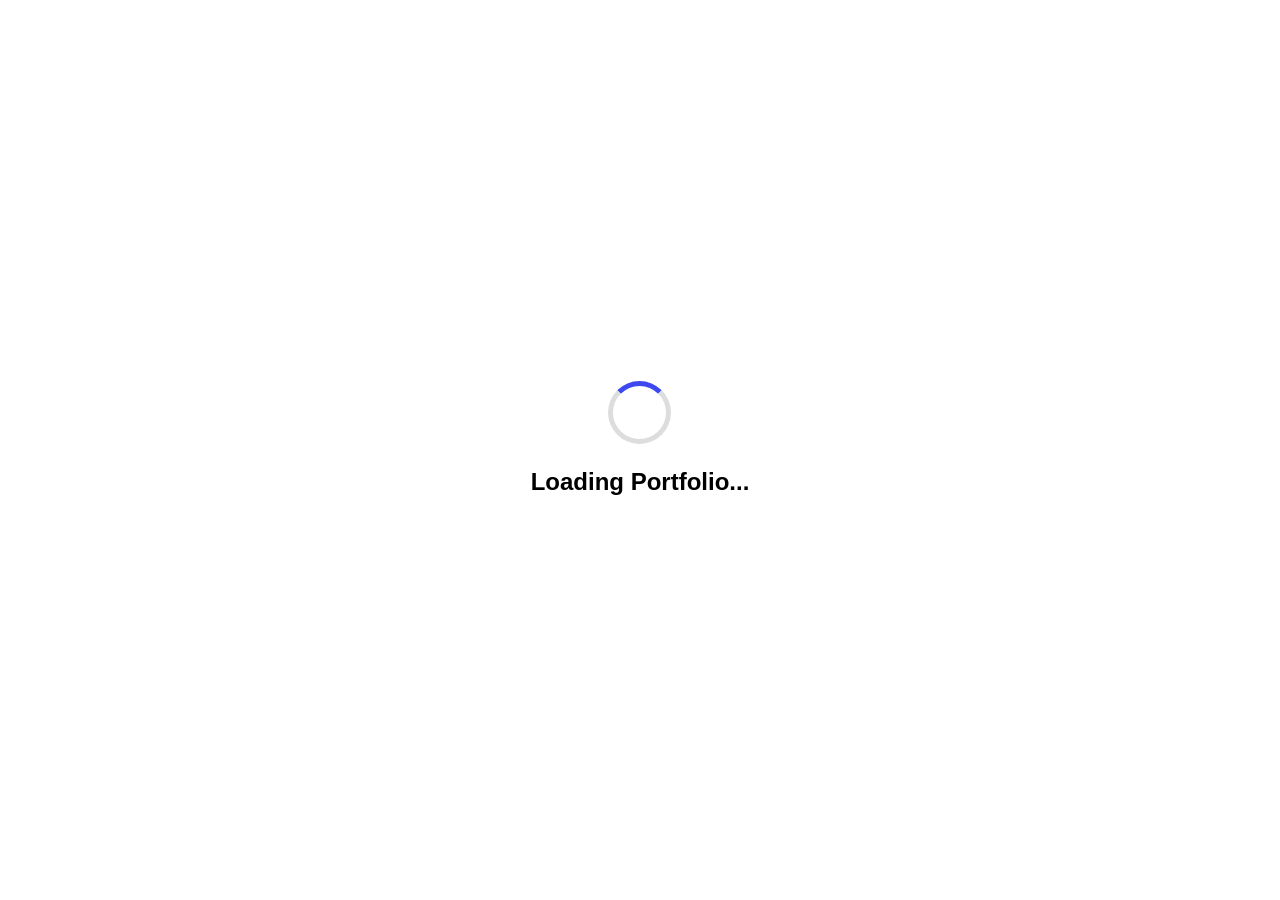
<file: index.html>
<!DOCTYPE html>
<html lang="en">
<head>
  <meta charset="UTF-8">
  <meta name="viewport" content="width=device-width, initial-scale=1.0">
  <title>Document</title>
  <link rel="stylesheet" href="css/loader.css">
</head>
<body>
<!-- Loading Screen -->
<div id="loader">
    <div class="loader-content">
        <div class="spinner"></div>
        <p>Loading Portfolio...</p>
    </div>
</div>
<script>
    
    window.addEventListener("load", function () {
        setTimeout(function () {
            document.getElementById("loader").classList.add("hidden");
        }, 6000);
    });

    document.addEventListener("DOMContentLoaded", function () {

    // Wait 8 seconds before redirecting
    setTimeout(function () {
        window.location.href = "indexpage.html";
    }, 8000);

});
</script>
</html>
</file>
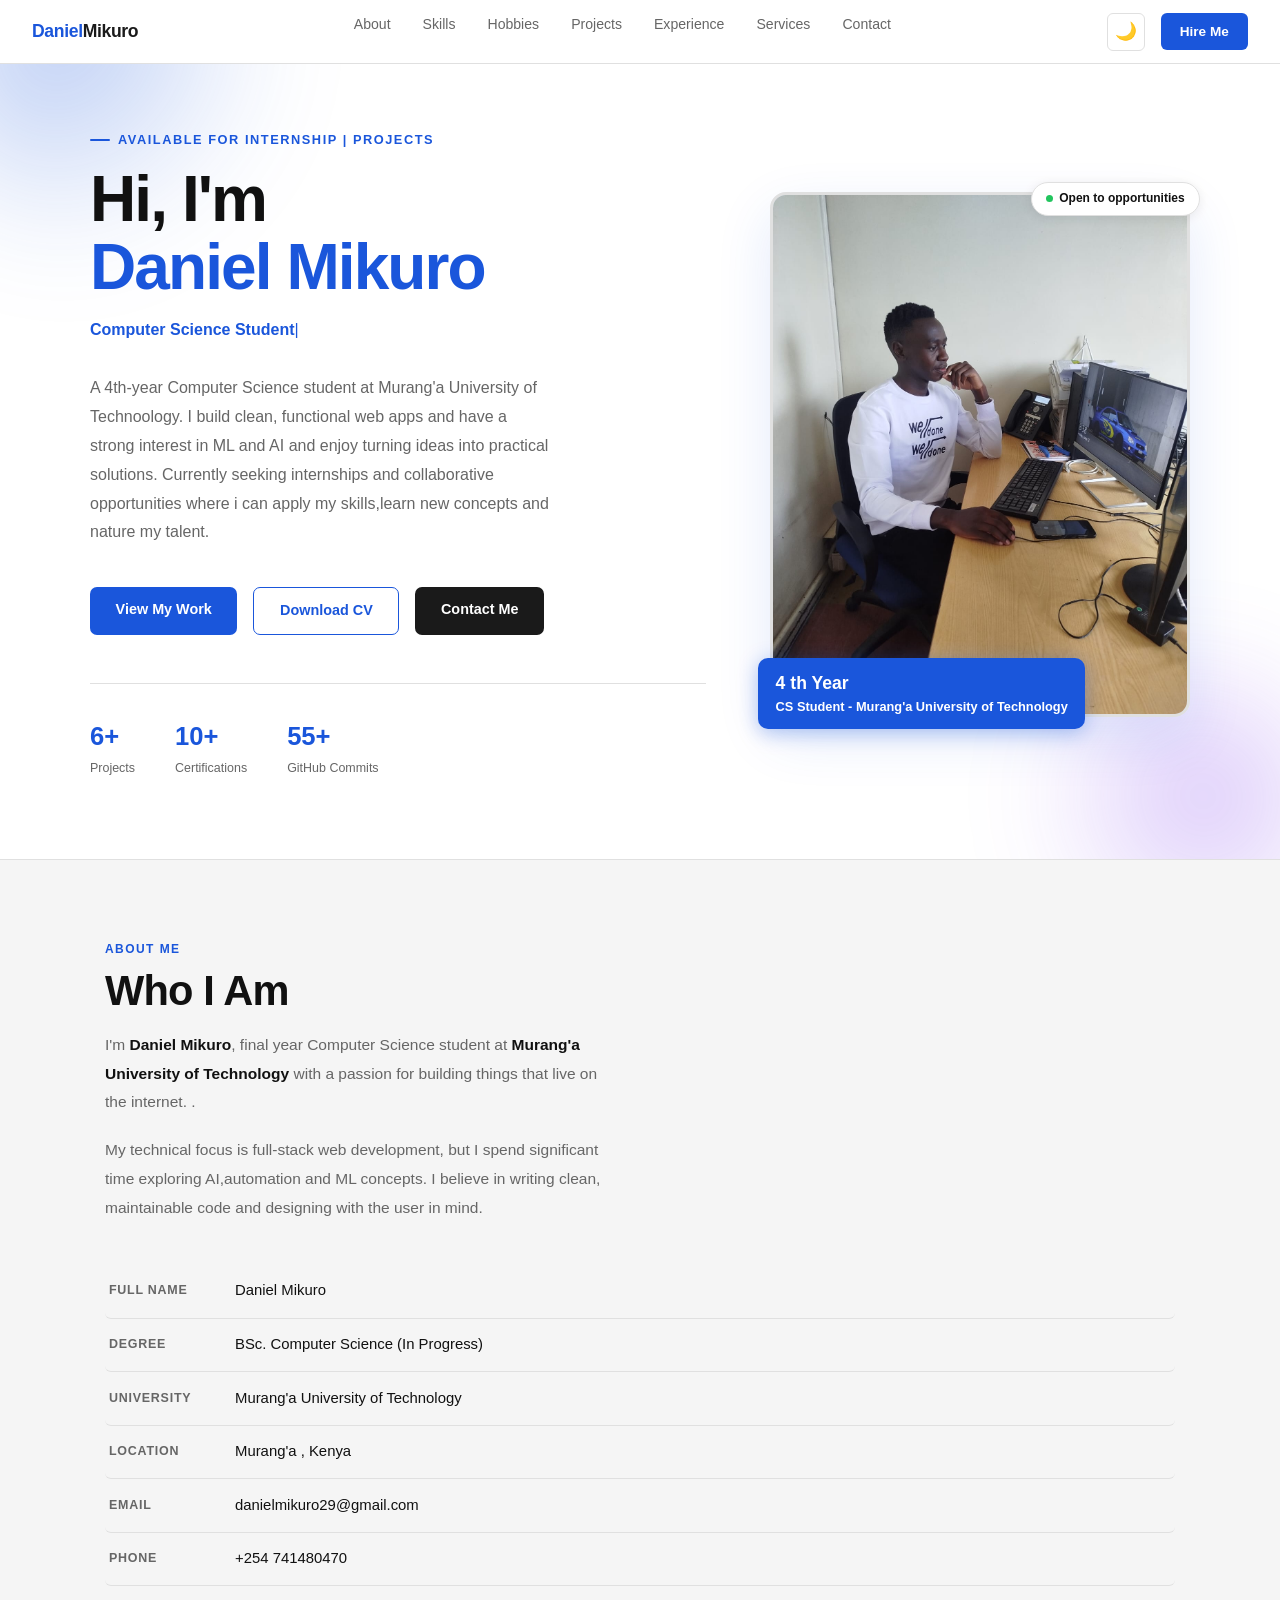
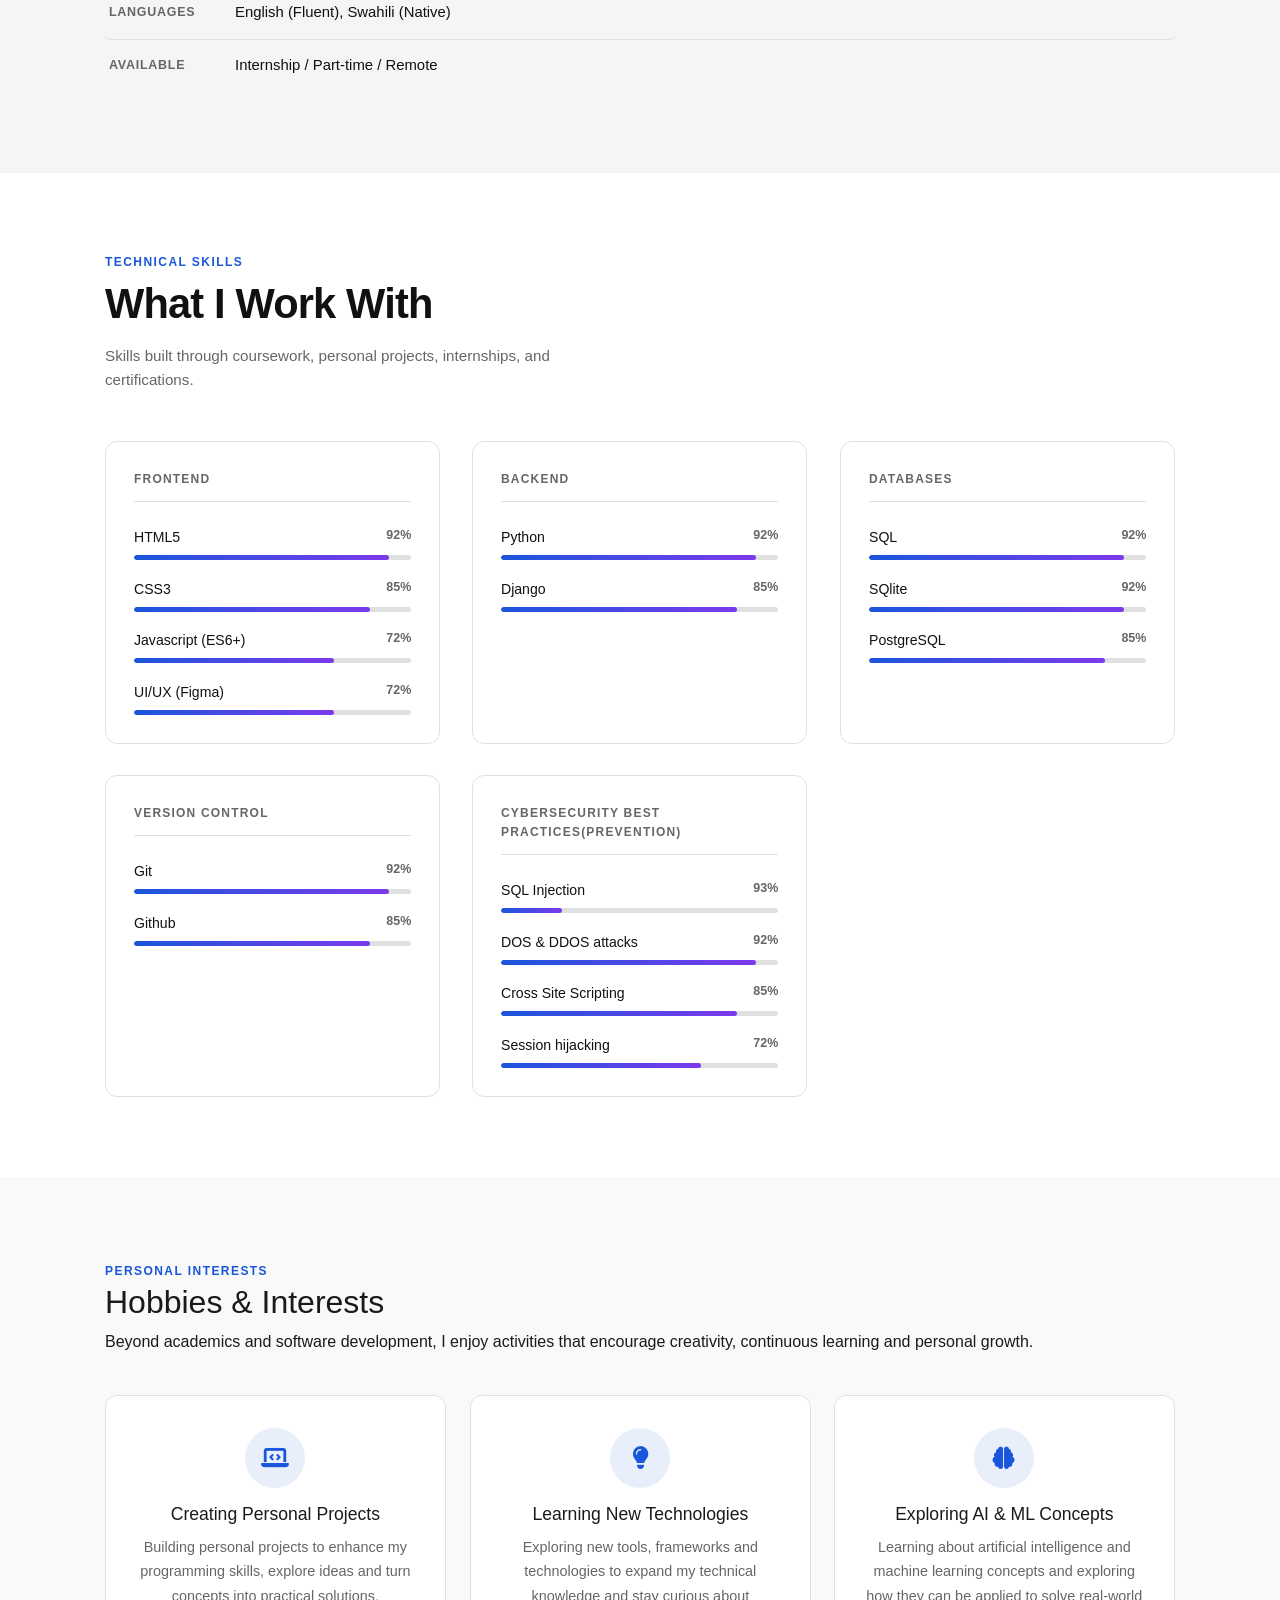
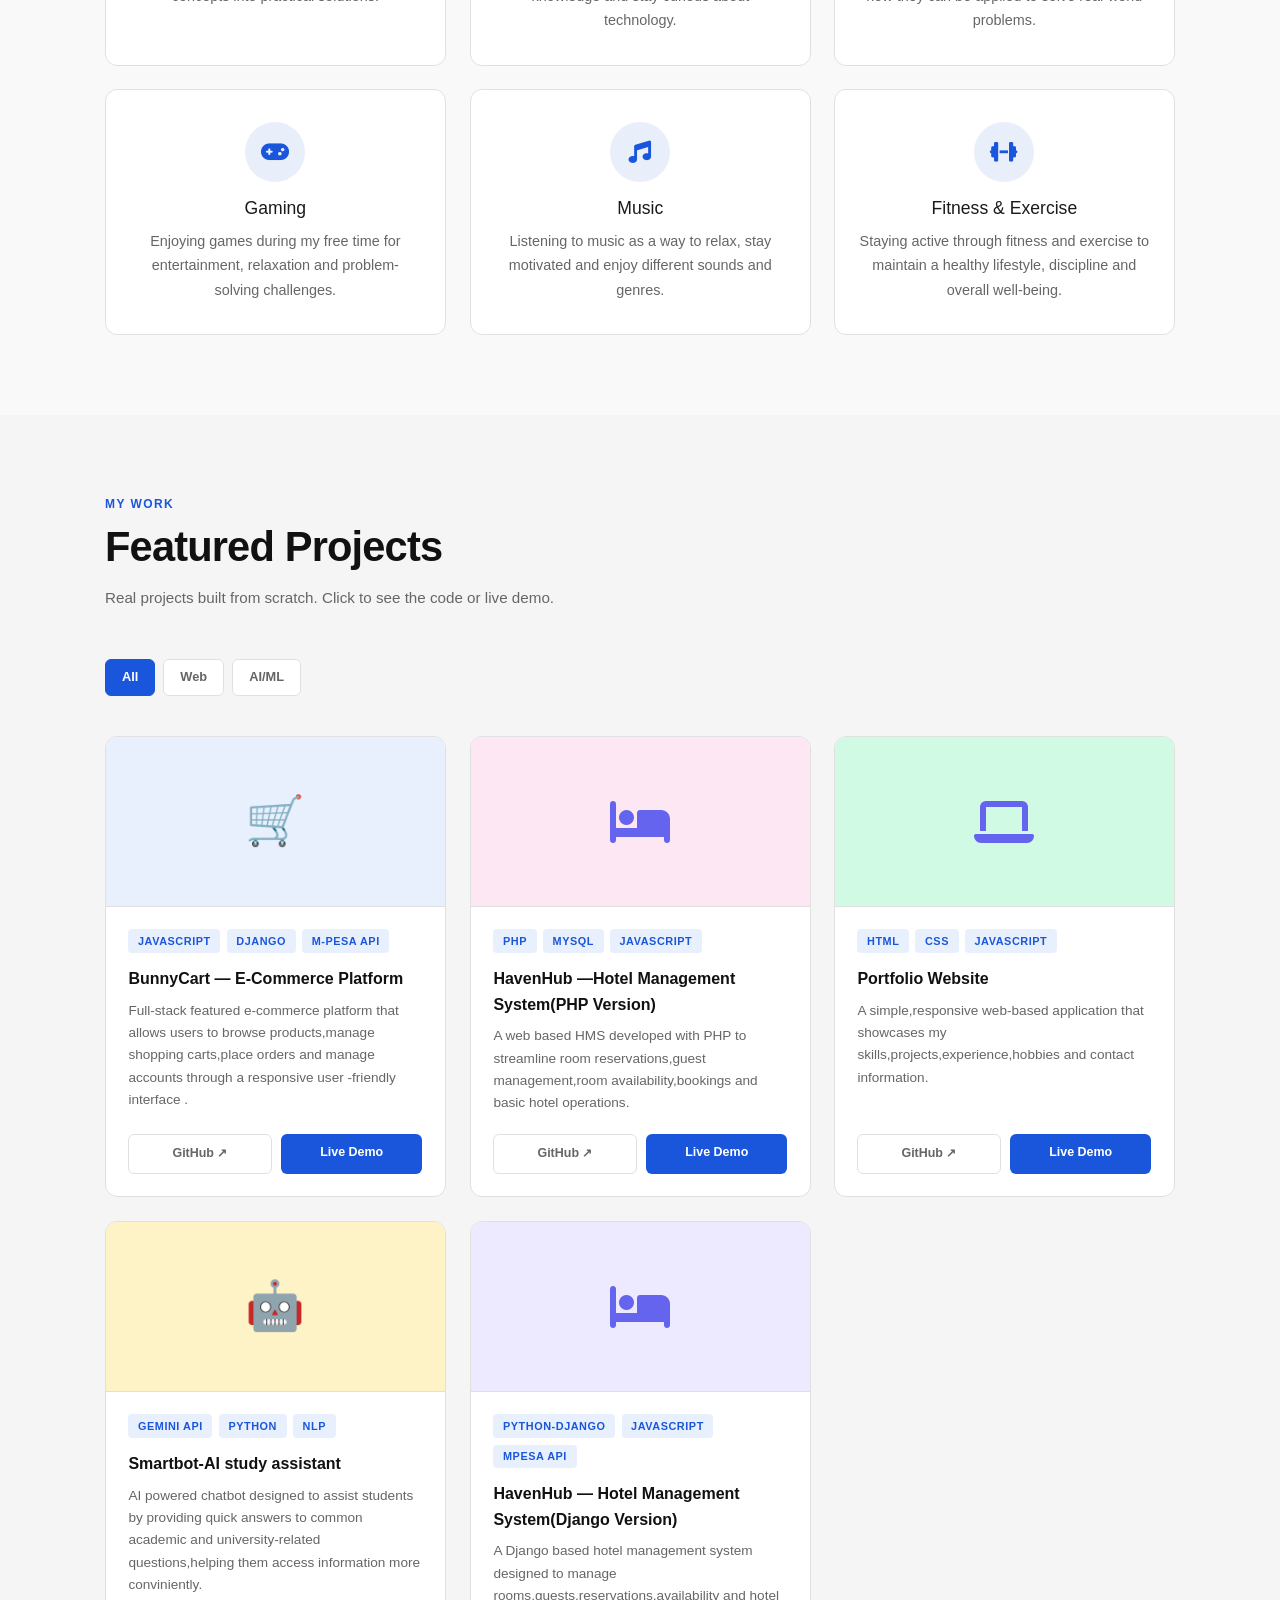
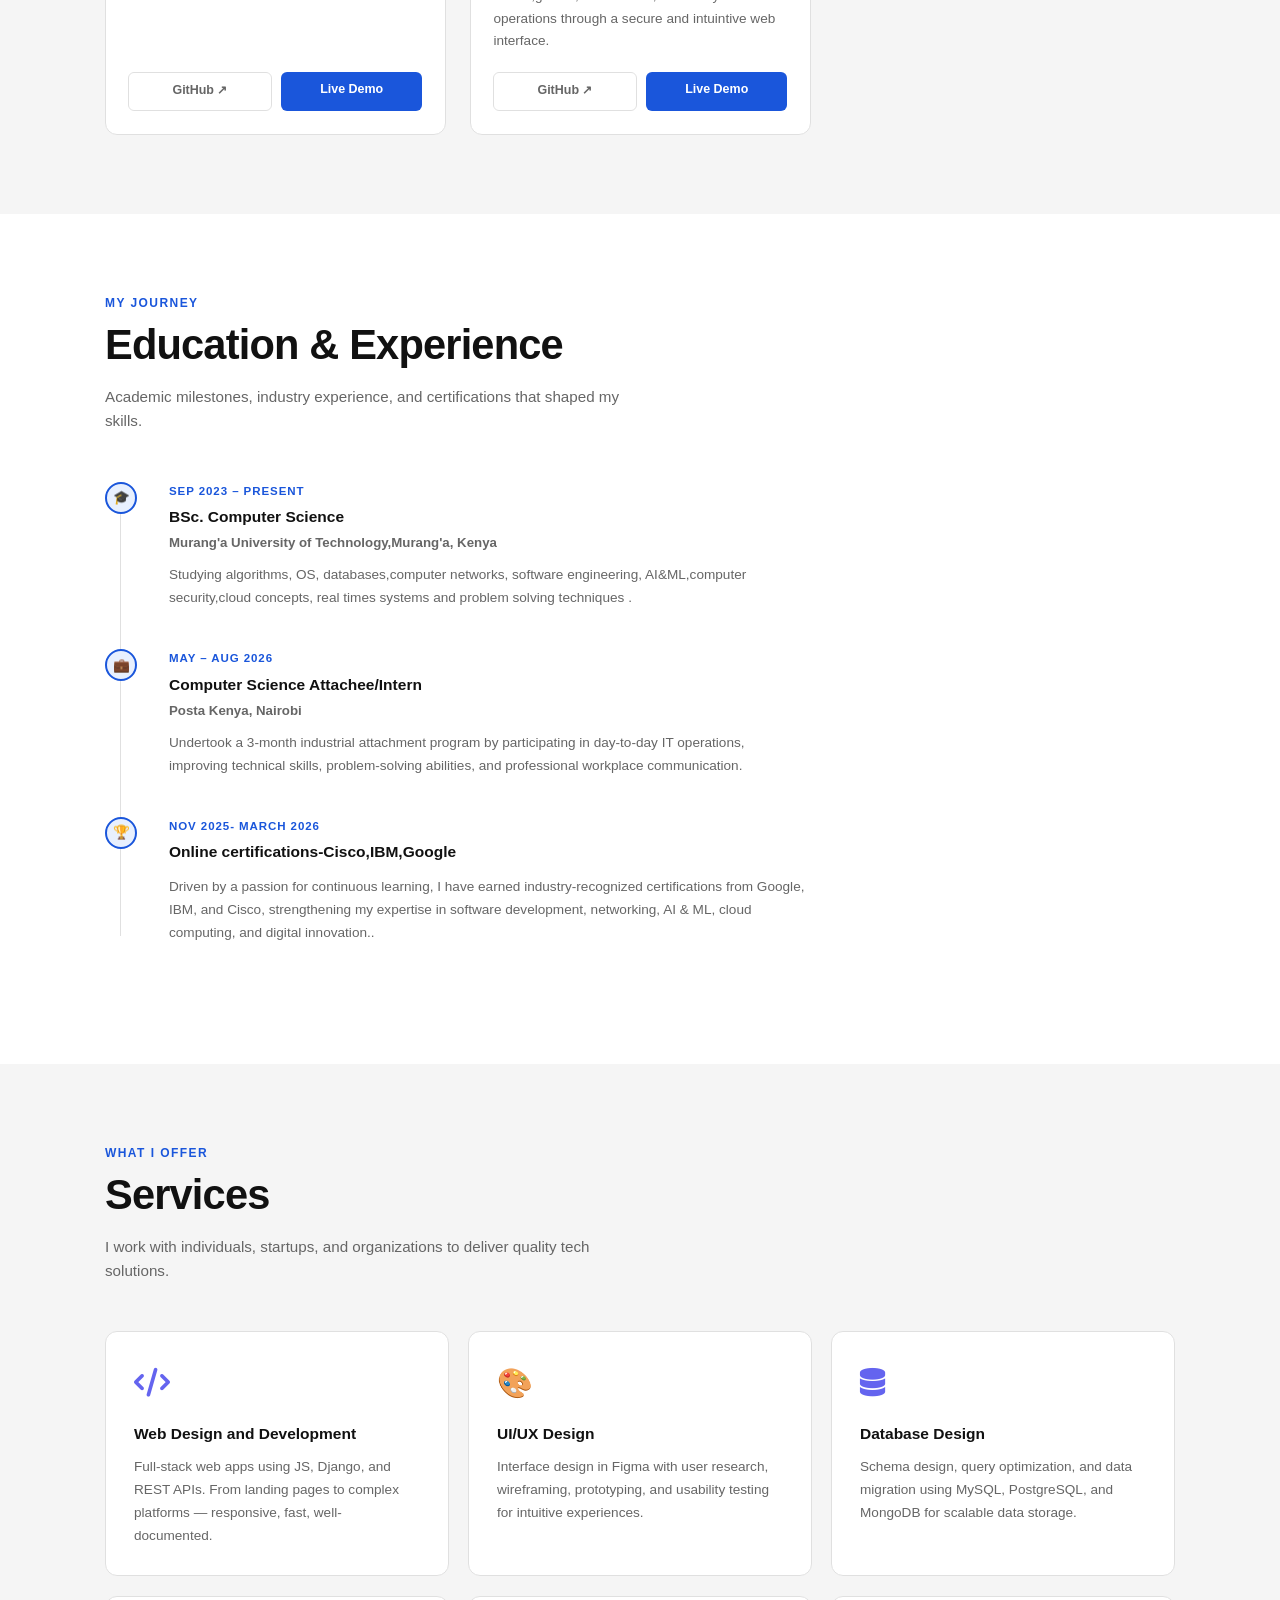
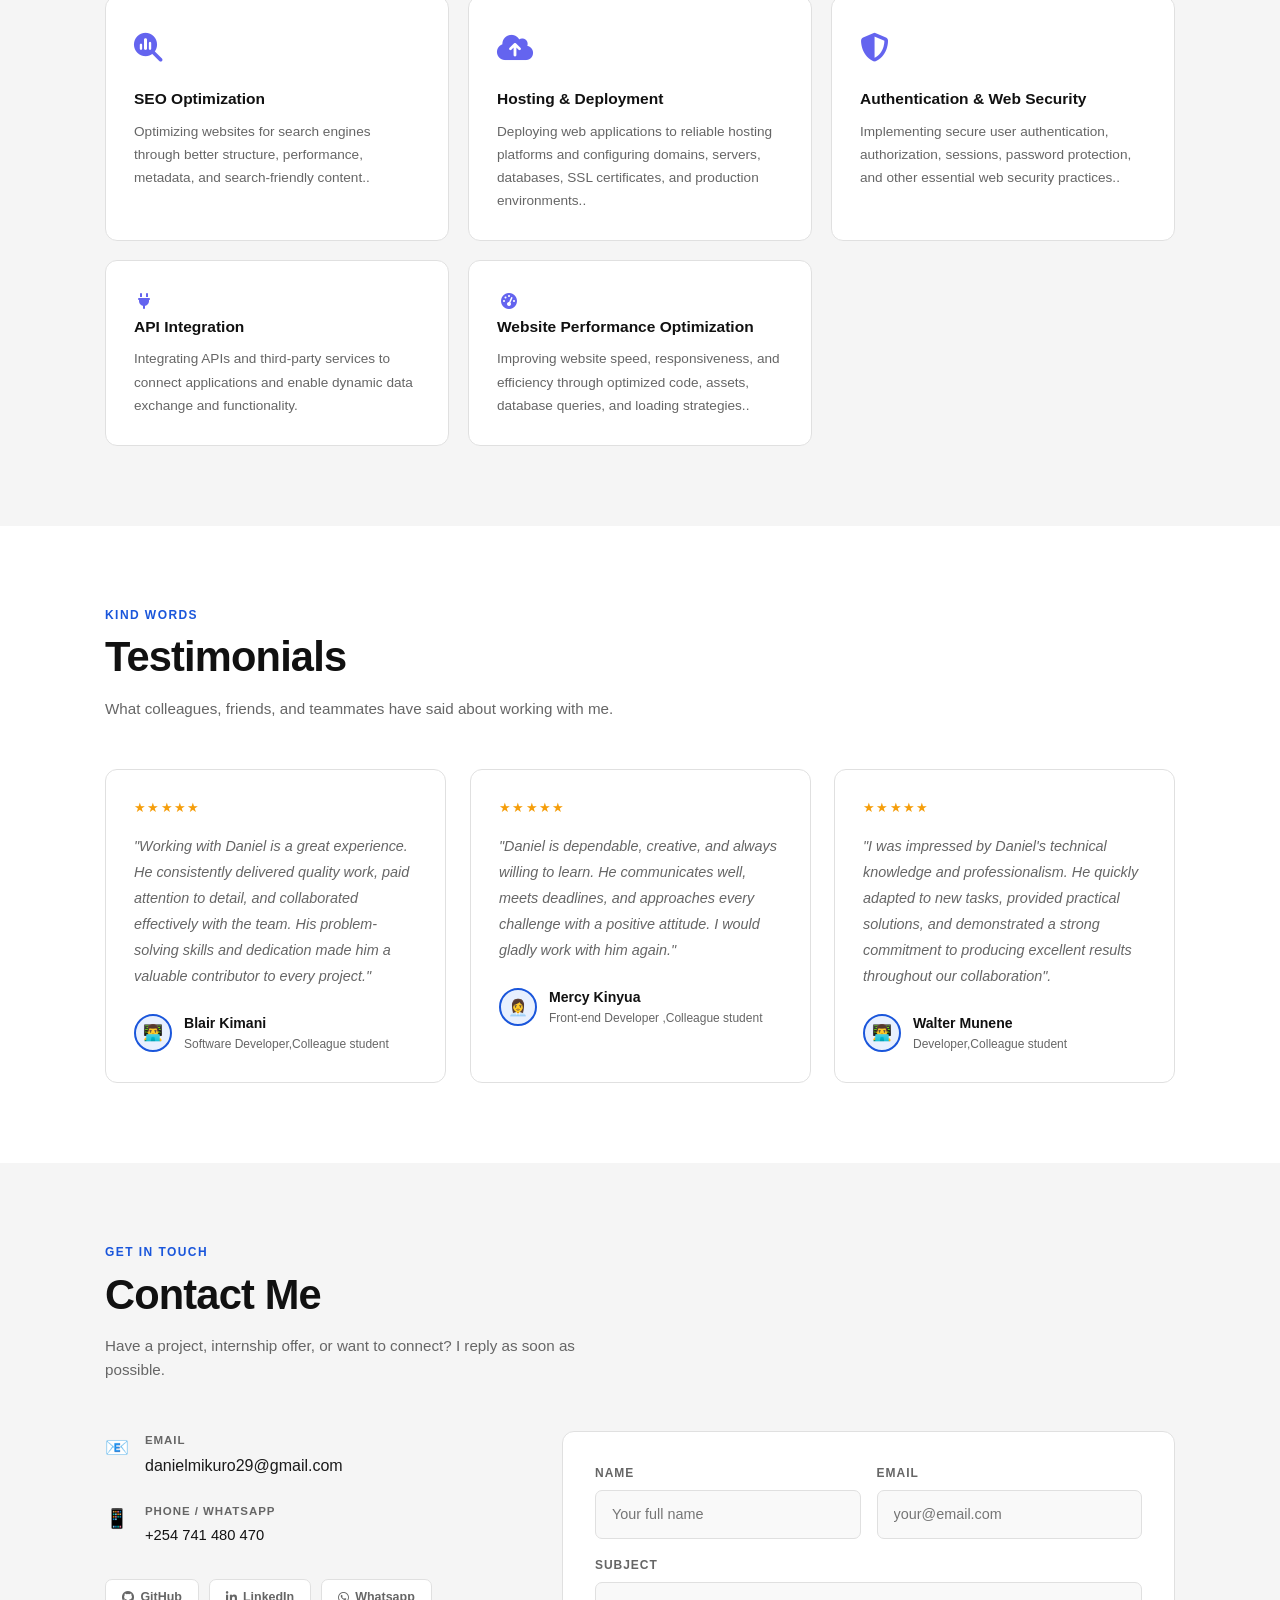
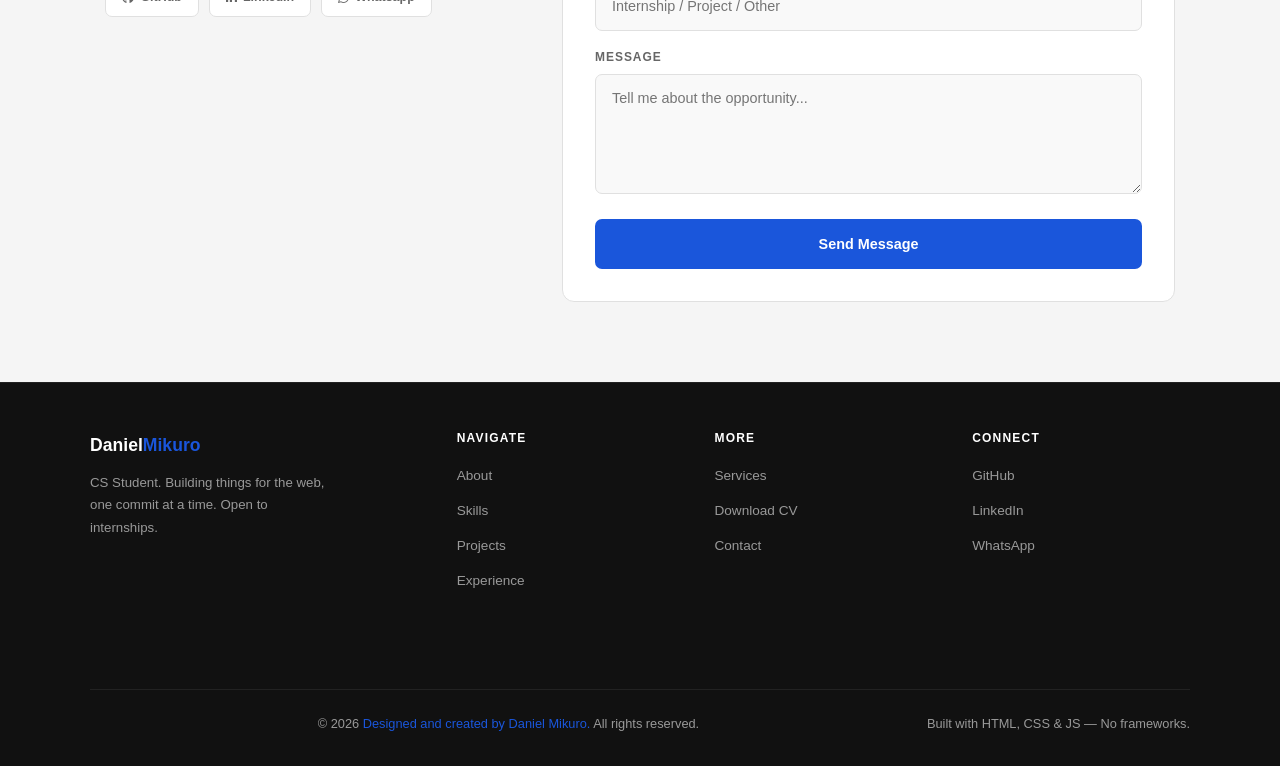
<file: indexpage.html>
<!DOCTYPE html>
<html lang="en">
<head>
<meta charset="UTF-8">

    <link rel="stylesheet" href="https://cdn.jsdelivr.net/npm/bootstrap@4.4.1/dist/css/bootstrap.min.css" integrity="sha384-Vkoo8x4CGsO3+Hhxv8T/Q5PaXtkKtu6ug5TOeNV6gBiFeWPGFN9MuhOf23Q9Ifjh" crossorigin="anonymous">
<meta name="viewport" content="width=device-width, initial-scale=1.0">
<meta name="description" content="Daniel Mikuro — CS Student | Full-Stack Developer | AI & ML enthuasist |Problem Solver | Open source contributor">
<link rel="stylesheet"  href="https://cdnjs.cloudflare.com/ajax/libs/font-awesome/6.7.2/css/all.min.css">
<title>Daniel Mikuro | Portfolio</title>
<link rel="stylesheet" href="css/style.css">

</head>
<body>


<div id="scroll-bar"></div>

<nav id="navbar">
  <div class="nav-logo">  <a href="#hero">Daniel<span>Mikuro</a></span></div>
  <ul class="nav-links">
    <li><a href="#about" target="_blank">About</a></li>
    <li><a href="#skills" target="_blank">Skills</a></li>
     <li><a href="#hobbies" target="_blank">Hobbies</a></li>
    <li><a href="#projects" target="_blank">Projects</a></li>
    <li><a href="#experience"target="_blank">Experience</a></li>
    <li><a href="#services" target="_blank">Services</a></li>
    <li><a href="#contact" target="_blank">Contact</a></li>
  </ul>
  <div class="nav-right">
    <button class="theme-btn" id="themeBtn" title="Toggle dark/light mode">🌙</button>
    <a href="#contact" class="nav-cta">Hire Me</a>
    <button class="hamburger" id="ham" aria-label="Menu">
      <span></span><span></span><span></span>
    </button>
  </div>
</nav>

<div class="mobile-nav" id="mobileNav">
  <a href="#about"      class="mob-link"><span class="mob-icon"><i class="fa-solid fa-user"></i></span> About Me</a>
  <a href="#skills"     class="mob-link"><span class="mob-icon"><i class="fa-solid fa-code"></i></span> Skills</a>
  <a href="#hobbies"     class="mob-link"><span class="mob-icon"><i class="fa-solid fa-music"></i></span> Hobbies</a>
  <a href="#projects"   class="mob-link"><span class="mob-icon"><i class="fa-solid fa-laptop-code"></i></span> Projects</a>
  <a href="#experience" class="mob-link"><span class="mob-icon"><i class="fa-solid fa-user-graduate"></i></span> Experience</a>
  <a href="#services"   class="mob-link"><span class="mob-icon"><i class="fa-solid fa-briefcase"></i></span> Services</a>
  <a href="#contact"    class="mob-link"><span class="mob-icon"><i class="fa-solid fa-envelope"></i></span> Contact Me</a>
</div>

<!-- HERO -->
<section id="hero">
  <div class="hero-blobs" aria-hidden="true">
    <div class="blob blob-a"></div>
    <div class="blob blob-b"></div>
  </div>
  <div class="hero-grid">
    <div>
      <div class="hero-eyebrow">Available for Internship | Projects</div>
      <h1 class="hero-name">Hi, I'm<br><span>Daniel Mikuro</span></h1>
      <p class="hero-tagline"><span id="typed" class="typed"></span><span class="cursor">|</span></p>
      <p class="hero-desc">A 4th-year Computer Science student at Murang'a University of Technoology. I build clean, functional web apps and have a strong interest in ML and AI and enjoy turning ideas into practical solutions. Currently seeking internships and collaborative opportunities where i can apply my skills,learn new concepts and nature my talent.</p>
      
      <div class="hero-btns">
        <a href="#projects" class="btn btn-blue">View My Work</a>
        <a href="cv\Daniel_Mikuro_CV.docx" class="btn btn-outline" download="Dante's resume">Download CV</a>
        <a href="#contact" class="btn btn-dark">Contact Me</a>
      </div>
      <div class="hero-stats">
        <div><div class="stat-num" data-target="6+">0</div><div class="stat-label">Projects</div></div>
        <div><div class="stat-num" data-target="10+">0</div><div class="stat-label">Certifications</div></div>
        <div><div class="stat-num" data-target="55+" data-suffix="">0</div><div class="stat-label">GitHub Commits</div></div>
      </div>
    </div>
    <div class="hero-img-wrap" id="heroImgWrap">
      <div class="status-chip"><span class="status-dot"></span>Open to opportunities</div>
      <div class="hero-img">
      
        <img src="images\IMG-20260612-WA0008.jpg" alt="Daniel Mikuro profile photo" id="profileImg" >
      </div>
      <div class="hero-img-badge"><span>4 th Year</span>CS Student - Murang'a University of Technology</div>
    </div>
  </div>
</section>

<!-- ABOUT -->
<section id="about">
  <div class="container">
    <p class="section-label reveal">About Me</p>
    <h2 class="section-title reveal">Who I Am</h2>
    <div class="about-grid">
      <div class="about-text reveal from-left">
        <p>I'm <strong>Daniel Mikuro</strong>, final year Computer Science student at  <strong>Murang'a University of Technology</strong> with a passion for building things that live on the internet. .</p>
        <p>My technical focus is full-stack web development, but I spend significant time exploring AI,automation and ML concepts. I believe in writing clean, maintainable code and designing with the user in mind.</p>
        
        </div>
      </div>
      <div class="reveal from-right" style="transition-delay:.15s">
        <div class="info-list">
          <div class="info-item"><span class="info-key">Full Name</span><span class="info-val">Daniel Mikuro</span></div>
          <div class="info-item"><span class="info-key">Degree</span><span class="info-val">BSc. Computer Science (In Progress)</span></div>
          <div class="info-item"><span class="info-key">University</span><span class="info-val">Murang'a University of Technology</span></div>
          <div class="info-item"><span class="info-key">Location</span><span class="info-val">Murang'a , Kenya</span></div>
          <div class="info-item"><span class="info-key">Email</span><span class="info-val">danielmikuro29@gmail.com</span></div>
          <div class="info-item"><span class="info-key">Phone</span><span class="info-val">+254 741480470</span></div>
          <div class="info-item"><span class="info-key">Languages</span><span class="info-val">English (Fluent), Swahili (Native)</span></div>
          <div class="info-item"><span class="info-key">Available</span><span class="info-val">Internship / Part-time / Remote</span></div>
        </div>
      </div>
    </div>
  </div>
</section>

<!-- SKILLS -->
<section id="skills">
  <div class="container">
    <p class="section-label reveal">Technical Skills</p>
    <h2 class="section-title reveal">What I Work With</h2>
    <p class="section-sub reveal">Skills built through coursework, personal projects, internships, and certifications.</p>
    <div class="skills-grid">
      <div class="skill-card reveal">
        <div class="skill-card-title">Frontend</div>
        
        <div class="skill-row"><div class="skill-top"><span class="skill-name">HTML5 </span><span class="skill-pct">92%</span></div><div class="bar"><div class="bar-fill" data-w="92"></div></div></div>
        <div class="skill-row"><div class="skill-top"><span class="skill-name">CSS3</span><span class="skill-pct">85%</span></div><div class="bar"><div class="bar-fill" data-w="85"></div></div></div>
        <div class="skill-row"><div class="skill-top"><span class="skill-name">Javascript (ES6+)</span><span class="skill-pct">72%</span></div><div class="bar"><div class="bar-fill" data-w="72"></div></div></div>
             <div class="skill-row"><div class="skill-top"><span class="skill-name">UI/UX (Figma)</span><span class="skill-pct">72%</span></div><div class="bar"><div class="bar-fill" data-w="72"></div></div></div>
      </div>

        <div class="skill-card reveal">
        <div class="skill-card-title">Backend</div>
        <div class="skill-row"><div class="skill-top"><span class="skill-name">Python</span><span class="skill-pct">92%</span></div><div class="bar"><div class="bar-fill" data-w="92"></div></div></div>
        <div class="skill-row"><div class="skill-top"><span class="skill-name">Django</span><span class="skill-pct">85%</span></div><div class="bar"><div class="bar-fill" data-w="85"></div></div></div>
     
      </div>

        <div class="skill-card reveal">
        <div class="skill-card-title">Databases</div>
        
        <div class="skill-row"><div class="skill-top"><span class="skill-name">SQL</span><span class="skill-pct">92%</span></div><div class="bar"><div class="bar-fill" data-w="92"></div></div></div>
        
        <div class="skill-row"><div class="skill-top"><span class="skill-name">SQlite </span><span class="skill-pct">92%</span></div><div class="bar"><div class="bar-fill" data-w="92"></div></div></div>
        <div class="skill-row"><div class="skill-top"><span class="skill-name">PostgreSQL</span><span class="skill-pct">85%</span></div><div class="bar"><div class="bar-fill" data-w="85"></div></div></div>
        
      </div>

        <div class="skill-card reveal">
        <div class="skill-card-title">Version Control</div>
       
        <div class="skill-row"><div class="skill-top"><span class="skill-name">Git </span><span class="skill-pct">92%</span></div><div class="bar"><div class="bar-fill" data-w="92"></div></div></div>
        <div class="skill-row"><div class="skill-top"><span class="skill-name">Github</span><span class="skill-pct">85%</span></div><div class="bar"><div class="bar-fill" data-w="85"></div></div></div>
  
      </div>

        <div class="skill-card reveal">
        <div class="skill-card-title">Cybersecurity best practices(Prevention)</div>
        <div class="skill-row"><div class="skill-top"><span class="skill-name">SQL Injection </span><span class="skill-pct">93%</span></div><div class="bar"><div class="bar-fill" data-w="22"></div></div></div>
        <div class="skill-row"><div class="skill-top"><span class="skill-name">DOS & DDOS attacks</span><span class="skill-pct">92%</span></div><div class="bar"><div class="bar-fill" data-w="92"></div></div></div>
        <div class="skill-row"><div class="skill-top"><span class="skill-name">Cross Site Scripting</span><span class="skill-pct">85%</span></div><div class="bar"><div class="bar-fill" data-w="85"></div></div></div>
        <div class="skill-row"><div class="skill-top"><span class="skill-name">Session hijacking</span><span class="skill-pct">72%</span></div><div class="bar"><div class="bar-fill" data-w="72"></div></div></div>
      </div>

        
        

      </div>
    </div>

    
    
  </div>


  
</section>
<!-- HOBBIES & INTERESTS SECTION -->
<section id="hobbies" class="section hobbies-section">
    <div class="container">

        <div class="section-heading">
            <span class="section-label">PERSONAL INTERESTS</span>
            <h2>Hobbies & Interests</h2>
            <p>
                Beyond academics and software development, I enjoy activities
                that encourage creativity, continuous learning and personal growth.
            </p>
        </div>

        <div class="hobbies-grid">

            <!-- Creating Personal Projects -->
            <div class="hobby-card">
                <div class="hobby-icon">
                    <i class="fas fa-laptop-code"></i>
                </div>
                <h3>Creating Personal Projects</h3>
                <p>
                    Building personal projects to enhance my programming skills,
                    explore ideas and turn concepts into practical solutions.
                </p>
            </div>

            <!-- Learning New Technologies -->
            <div class="hobby-card">
                <div class="hobby-icon">
                    <i class="fas fa-lightbulb"></i>
                </div>
                <h3>Learning New Technologies</h3>
                <p>
                    Exploring new tools, frameworks and technologies to expand
                    my technical knowledge and stay curious about technology.
                </p>
            </div>

            <!-- AI & ML -->
            <div class="hobby-card">
                <div class="hobby-icon">
                    <i class="fas fa-brain"></i>
                </div>
                <h3>Exploring AI & ML Concepts</h3>
                <p>
                    Learning about artificial intelligence and machine learning
                    concepts and exploring how they can be applied to solve real-world problems.
                </p>
            </div>

            <!-- Gaming -->
            <div class="hobby-card">
                <div class="hobby-icon">
                    <i class="fas fa-gamepad"></i>
                </div>
                <h3>Gaming</h3>
                <p>
                    Enjoying games during my free time for entertainment,
                    relaxation and problem-solving challenges.
                </p>
            </div>

            <!-- Music -->
            <div class="hobby-card">
                <div class="hobby-icon">
                    <i class="fas fa-music"></i>
                </div>
                <h3>Music</h3>
                <p>
                    Listening to music as a way to relax, stay motivated
                    and enjoy different sounds and genres.
                </p>
            </div>

            <!-- Fitness -->
            <div class="hobby-card">
                <div class="hobby-icon">
                    <i class="fas fa-dumbbell"></i>
                </div>
                <h3>Fitness & Exercise</h3>
                <p>
                    Staying active through fitness and exercise to maintain
                    a healthy lifestyle, discipline and overall well-being.
                </p>
            </div>

        </div>
    </div>
</section>

<!-- PROJECTS -->
<section id="projects">
  <div class="container">
    <p class="section-label reveal">My Work</p>
    <h2 class="section-title reveal">Featured Projects</h2>
    <p class="section-sub reveal">Real projects built from scratch. Click to see the code or live demo.</p>
    <div class="projects-filter reveal">
      <button class="f-btn active" data-f="all">All</button>
      <button class="f-btn" data-f="web">Web</button>
      <button class="f-btn" data-f="ai">AI/ML</button>
   
    </div>
    <div class="projects-grid">
    
      <div class="proj-card reveal" data-cat="web"><div class="proj-thumb">🛒</div><div class="proj-body"><div class="proj-tags"><span class="proj-tag">Javascript</span><span class="proj-tag">Django</span><span class="proj-tag">M-Pesa  API</span></div><div class="proj-title">BunnyCart — E-Commerce Platform</div><div class="proj-desc">Full-stack featured e-commerce platform that allows users to browse products,manage shopping carts,place orders and manage accounts through a responsive user -friendly interface . </div><div class="proj-links"><a class="pl-gh" href="https://github.com/Dante254-del/E-commerce-website">GitHub ↗</a><a class="pl-live" href="https://e-commerce-gl09.onrender.com/">Live Demo</a></div></div></div>

      <div class="proj-card reveal" data-cat="web" style="transition-delay:.08s"><div class="proj-thumb"><i class="fa-solid fa-bed"></i></div><div class="proj-body"><div class="proj-tags"><span class="proj-tag">PHP</span><span class="proj-tag">MySQL</span><span class="proj-tag">JAVASCRIPT</span></div><div class="proj-title">HavenHub —Hotel Management System(PHP Version)</div><div class="proj-desc">A web based HMS developed with PHP to streamline room reservations,guest management,room availability,bookings and basic hotel operations.</div><div class="proj-links"><a class="pl-gh" href="https://github.com/Dante254-del/Hotel-Management-System-php">GitHub ↗</a><a class="pl-live" href="https://hotel-management-system-2ao9.onrender.com">Live Demo</a></div></div></div>

      <div class="proj-card reveal" data-cat="web" style="transition-delay:.08s"><div class="proj-thumb"><i class="fa-solid fa-laptop"></i></div><div class="proj-body"><div class="proj-tags"><span class="proj-tag">HTML</span><span class="proj-tag">CSS</span><span class="proj-tag">JAVASCRIPT</span></div><div class="proj-title">Portfolio Website</div><div class="proj-desc">A simple,responsive web-based application that showcases my skills,projects,experience,hobbies and contact information.</div><div class="proj-links"><a class="pl-gh" href="https://github.com/Dante254-del/daniel-portfolio">GitHub ↗</a><a class="pl-live" href="https://dante254-del.github.io/daniel-portfolio/">Live Demo</a></div></div></div>
      

      <div class="proj-card reveal" data-cat="ai"><div class="proj-thumb">🤖 </div><div class="proj-body"><div class="proj-tags"><span class="proj-tag">Gemini API </span><span class="proj-tag">Python</span><span class="proj-tag">NLP</span></div><div class="proj-title">Smartbot-AI study assistant</div><div class="proj-desc"> AI powered chatbot designed to assist students by providing quick answers to common academic and university-related questions,helping them access information more conviniently.</div><div class="proj-links"><a class="pl-gh" href="#">GitHub ↗</a><a class="pl-live" href="#">Live Demo</a></div></div></div>

      
      

      <div class="proj-card reveal" data-cat="web" style="transition-delay:.08s"><div class="proj-thumb"><i class="fa-solid fa-bed"></i></div><div 
      class="proj-body"><div class="proj-tags"><span class="proj-tag">Python-Django</span><span class="proj-tag">Javascript</span><span class="proj-tag">Mpesa API</span></div><div class="proj-title">HavenHub — Hotel Management System(Django Version)</div><div class="proj-desc">A Django based hotel management system designed to manage rooms,guests,reservations,availability and hotel operations through a secure and intuintive web interface.</div><div class="proj-links"><a class="pl-gh" href="https://github.com/Dante254-del/Hotel_management_system">GitHub ↗</a><a class="pl-live" href="https://hotel-management-system-2ao9.onrender.com">Live Demo</a></div></div></div>

      

    </div>
  </div>
</section>

<!-- EXPERIENCE -->
<section id="experience">
  <div class="container">
    <p class="section-label reveal">My Journey </p>
    <h2 class="section-title reveal">Education & Experience</h2>
    <p class="section-sub reveal">Academic milestones, industry experience, and certifications that shaped my skills.</p>
    <div class="timeline reveal">
      <div class="tl-item"><div class="tl-left"><div class="tl-icon">🎓</div></div><div class="tl-right"><div class="tl-date">Sep 2023 – Present</div><div class="tl-title">BSc. Computer Science</div><div class="tl-place"> <b>Murang'a University of Technology,Murang'a, Kenya</b></div><div class="tl-desc">Studying algorithms, OS, databases,computer networks, software engineering,  AI&ML,computer security,cloud concepts, real times systems and problem solving techniques .</div></div></div>
      <div class="tl-item"><div class="tl-left"><div class="tl-icon">💼</div></div><div class="tl-right"><div class="tl-date">May – Aug 2026</div><div class="tl-title">Computer Science Attachee/Intern</div><div class="tl-place"> <b>Posta Kenya, Nairobi</b></div><div class="tl-desc">Undertook a 3-month industrial attachment program by participating in day-to-day IT operations, improving technical skills, problem-solving abilities, and professional workplace communication.</div></div></div>
      <div class="tl-item"><div class="tl-left"><div class="tl-icon">🏆</div></div><div class="tl-right"><div class="tl-date">Nov 2025- March 2026</div><div class="tl-title">Online certifications-Cisco,IBM,Google</div><div class="tl-place"></div><div class="tl-desc">Driven by a passion for continuous learning, I have earned industry-recognized certifications from Google, IBM, and Cisco, strengthening my expertise in software development, networking, AI & ML, cloud computing, and digital innovation..</div></div></div>
     
    </div>
  </div>
</section>

<!-- SERVICES -->
<section id="services">
  <div class="container">
    <p class="section-label reveal">What I Offer</p>
    <h2 class="section-title reveal">Services</h2>
    <p class="section-sub reveal">I work with individuals, startups, and organizations to deliver quality tech solutions.</p>
    <div class="services-grid">
      <div class="svc-card reveal"><div class="svc-icon"><i class="fa-solid fa-code"></i></div><div class="svc-title">Web Design and Development</div><div class="svc-desc">Full-stack web apps using JS, Django, and REST APIs. From landing pages to complex platforms — responsive, fast, well-documented.</div></div>
      <div class="svc-card reveal" style="transition-delay:.08s"><div class="svc-icon">🎨</div><div class="svc-title">UI/UX Design</div><div class="svc-desc">Interface design in Figma with user research, wireframing, prototyping, and usability testing for intuitive experiences.</div></div>
      <div class="svc-card reveal" style="transition-delay:.16s"><div class="svc-icon"> <i class=" fa-solid fa-database"></i></div><div class="svc-title">Database Design</div><div class="svc-desc">Schema design, query optimization, and data migration using MySQL, PostgreSQL, and MongoDB for scalable data storage.</div></div>
      <div class="svc-card reveal" style="transition-delay:.24s"><div class="svc-icon"> <i class="fa-solid fa-magnifying-glass-chart"></i></div><div class="svc-title">SEO Optimization</div><div class="svc-desc">Optimizing websites for search engines through better structure, performance, metadata, and search-friendly content..</div></div>
       <div class="svc-card reveal" style="transition-delay:.24s"><div class="svc-icon"><i class="fa-solid fa-cloud-arrow-up"></i> </div><div class="svc-title">Hosting & Deployment</div><div class="svc-desc">Deploying web applications to reliable hosting platforms and configuring domains, servers, databases, SSL certificates, and production environments..</div></div>
        <div class="svc-card reveal" style="transition-delay:.24s"><div class="svc-icon"><i class=" fa-solid fa-shield-halved"></i></div><div class="svc-title">Authentication & Web Security</div><div class="svc-desc">Implementing secure user authentication, authorization, sessions, password protection, and other essential web security practices..</div></div>
         <div class="svc-card reveal" style="transition-delay:.24s"><div class="svc-icon"> </div> <i class="fa-solid fa-plug" ></i><div class="svc-title"> API Integration</div><div class="svc-desc">Integrating  APIs and third-party services to connect applications and enable dynamic data exchange and functionality.</div></div>
          <div class="svc-card reveal" style="transition-delay:.24s"><div class="svc-icon"> </div> <i class="fa-solid fa-gauge-high" ></i><div class="svc-title"> Website Performance Optimization</div><div class="svc-desc">Improving website speed, responsiveness, and efficiency through optimized code, assets, database queries, and loading strategies..</div></div>
    
    </div>
  </div>
</section>

<!-- TESTIMONIALS -->
<section id="testimonials">
  <div class="container">
    <p class="section-label reveal">Kind Words</p>
    <h2 class="section-title reveal">Testimonials</h2>
    <p class="section-sub reveal">What colleagues, friends, and teammates have said about working with me.</p>
    <div class="testi-grid">
      <div class="testi-card reveal"><div class="testi-stars">★★★★★</div><div class="testi-text">"Working with Daniel is a great experience. He consistently delivered quality work, paid attention to detail, and collaborated effectively with the team. His problem-solving skills and dedication made him a valuable contributor to every project."</div><div class="testi-author"><div class="testi-ava">👨‍💻</div><div><div class="testi-name">Blair Kimani</div><div class="testi-role">Software Developer,Colleague student</div></div></div></div>

      <div class="testi-card reveal" style="transition-delay:.1s"><div class="testi-stars">★★★★★</div><div class="testi-text">"Daniel is dependable, creative, and always willing to learn. He communicates well, meets deadlines, and approaches every challenge with a positive attitude. I would gladly work with him again."</div><div class="testi-author"><div class="testi-ava">👩‍💼</div><div><div class="testi-name">Mercy Kinyua</div><div class="testi-role">Front-end Developer ,Colleague student</div></div></div></div>

      <div class="testi-card reveal" style="transition-delay:.2s"><div class="testi-stars">★★★★★</div><div class="testi-text">"I was impressed by Daniel's technical knowledge and professionalism. He quickly adapted to new tasks, provided practical solutions, and demonstrated a strong commitment to producing excellent results throughout our collaboration".</div><div class="testi-author"><div class="testi-ava">👨‍💻</div><div><div class="testi-name">Walter Munene</div><div class="testi-role">Developer,Colleague student</div></div></div></div>

    </div>
  </div>
</section>

<!-- CONTACT -->
<section id="contact">
  <div class="container">
    <p class="section-label reveal">Get in Touch</p>
    <h2 class="section-title reveal">Contact Me</h2>
    <p class="section-sub reveal">Have a project, internship offer, or want to connect? I reply as soon as possible.</p>
    <div class="contact-grid">
      <div class="reveal from-left">
        <div class="c-item"><div class="c-icon">📧</div><div><div class="c-label">Email</div>
        <a href="https://mail.google.com/mail/?view=cm&fs=1&to=danielmikuro29@gmail.com"  target="_blank">danielmikuro29@gmail.com</a>
        <div class="c-val"></div></div></div>
        <div class="c-item"><div class="c-icon">📱</div><div><div class="c-label">Phone / WhatsApp</div><div class="c-val">+254 741 480 470</div></div></div>
        <div class="social-row">
          <a class="social-btn" href="https://github.com/Dante254-del" target="_blank"><i class="fa-brands fa-github"></i> GitHub</a>
          <a class="social-btn" href="https://www.linkedin.com/in/daniel-mikuro-997ba82b5?utm_source=share_via&utm_content=profile&utm_medium=member_android" target="_blank"><i class="fa-brands fa-linkedin-in"></i> LinkedIn</a>
          <a class="social-btn" href="https://wa.me/254741480470"><i class="fa-brands fa-whatsapp"></i> Whatsapp</a>
         
        </div>
      </div>
      <div class="contact-form reveal from-right" style="transition-delay:.15s">
        <!--Contact form-->
       
       <form id="contactForm" method="post" action="https://formspree.io/f/meaovnwp">
          <div class="f-row">
            <div class="f-group"><label>Name</label><input type="text" placeholder="Your full name" required name="name"></div>
            <div class="f-group"><label>Email</label><input type="email" placeholder="your@email.com" required name="email"></div>
          </div>
          <div class="f-group"><label>Subject</label><input type="text" placeholder="Internship / Project / Other" required name="subject"></div>
          <div class="f-group"><label>Message</label><textarea placeholder="Tell me about the opportunity..." required name="message"></textarea></div>
          <button type="submit" class="f-submit">Send Message</button>  
          <div class="f-success" id="formSuccess">✅ Message sent! I'll reply soon...</div>
          
        </form>
      </div>
    </div>
  </div>
</section>

<!-- FOOTER -->
<footer>
  <div class="footer-top">
    <div><div class="footer-logo">Daniel<span>Mikuro</span></div><p class="footer-tagline">CS Student. Building things for the web, one commit at a time. Open to internships.</p></div>
    <div class="footer-col"><h4>Navigate</h4><ul><li><a href="#about">About</a></li><li><a href="#skills">Skills</a></li><li><a href="#projects">Projects</a></li><li><a href="#experience">Experience</a></li></ul></div>
    <div class="footer-col"><h4>More</h4><ul><li><a href="#services">Services</a></li><li><a href="cv\Daniel_Mikuro_CV.docx">Download CV</a></li><li><a href="#contact">Contact</a></li></ul></div>
    <div class="footer-col"><h4>Connect</h4><ul><li><a href="https://github.com/Dante254-del">GitHub</a></li><li><a href="https://www.linkedin.com/in/daniel-mikuro-997ba82b5?utm_source=share_via&utm_content=profile&utm_medium=member_android" target="_blank">LinkedIn</a></li><li><a href="https://wa.me/254741480470">WhatsApp</li></ul></div>
      
 
  </div>
  
  <div class="footer-bottom">
    <a href="#contact"><div class="footer-copy">&copy; 2026 <span>Designed and created by Daniel Mikuro.</span>  All rights reserved.</div></a>
    
    <div class="footer-copy">Built with HTML, CSS & JS — No frameworks.</div>
  </div>
</footer>

<button id="btt" title="Back to top">↑</button>

<!-- ============================================================
     ALL JAVASCRIPT 
     ============================================================ -->
<script>
(function() {

  /* ------ SAFE STORAGE ------ */
  function sGet(k){ try{ return localStorage.getItem(k); }catch(e){ return null; } }
  function sSet(k,v){ try{ localStorage.setItem(k,v); }catch(e){} }

  /* ------ DARK / LIGHT TOGGLE ------ */
  var btn = document.getElementById('themeBtn');
  function applyTheme(dark){
    if(dark){ document.body.classList.add('dark'); }
    else { document.body.classList.remove('dark'); }
    if(btn){ btn.textContent = dark ? '☀️' : '🌙'; }
  }
  applyTheme(sGet('theme') === 'dark');
  if(btn){
    btn.onclick = function(){
      var isDark = document.body.classList.contains('dark');
      applyTheme(!isDark);
      sSet('theme', !isDark ? 'dark' : 'light');
    };
  }

  /* ------ HAMBURGER MENU — fixed for 480px mobile ------ */
  var ham = document.getElementById('ham');
  var mob = document.getElementById('mobileNav');
  var menuOpen = false;
  var lastTouch = 0;

  function setMenu(open) {
    menuOpen = open;
    if (!mob || !ham) return;
    var spans = ham.querySelectorAll('span');
    if (open) {
      mob.classList.add('open');
      spans[0].style.transform = 'rotate(45deg) translate(5px, 5px)';
      spans[1].style.opacity = '0';
      spans[2].style.transform = 'rotate(-45deg) translate(5px, -5px)';
      document.body.style.overflow = 'hidden';
    } else {
      mob.classList.remove('open');
      spans[0].style.transform = '';
      spans[1].style.opacity = '';
      spans[2].style.transform = '';
      document.body.style.overflow = '';
    }
  }

  if (ham && mob) {
    ham.addEventListener('touchstart', function(e) {
      e.preventDefault();
      lastTouch = Date.now();
      setMenu(!menuOpen);
    }, { passive: false });

    ham.addEventListener('click', function(e) {
      if (Date.now() - lastTouch < 500) return;
      setMenu(!menuOpen);
    });

    var mlinks = document.querySelectorAll('.mob-link');
    for (var i = 0; i < mlinks.length; i++) {
      (function(link) {
        link.addEventListener('touchstart', function() {
          lastTouch = Date.now();
          setTimeout(function() { setMenu(false); }, 80);
        }, { passive: true });
        link.addEventListener('click', function() {
          if (Date.now() - lastTouch < 500) return;
          setMenu(false);
        });
      })(mlinks[i]);
    }

    document.addEventListener('touchstart', function(e) {
      if (menuOpen && !mob.contains(e.target) && !ham.contains(e.target)) {
        setMenu(false);
      }
    }, { passive: true });

    document.addEventListener('click', function(e) {
      if (menuOpen && !mob.contains(e.target) && !ham.contains(e.target)) {
        setMenu(false);
      }
    });
  }

  /* ------ TYPING EFFECT ------ */
  var typedEl = document.getElementById('typed');
  if(typedEl){
    var words = ['Computer Science Student','Full-Stack Web Developer','AI & ML Explorer','Problem Solver','Open Source Contributor'];
    var wi=0, ci=0, del=false;
    function tick(){
      var w = words[wi];
      if(!del){ ci++; typedEl.textContent=w.slice(0,ci); if(ci===w.length){ del=true; setTimeout(tick,1800); return; } setTimeout(tick,90); }
      else { ci--; typedEl.textContent=w.slice(0,ci); if(ci===0){ del=false; wi=(wi+1)%words.length; setTimeout(tick,400); return; } setTimeout(tick,45); }
    }
    setTimeout(tick, 700);
  }

  /* ------ 3D SCROLL REVEAL ------ */
  document.body.classList.add('js-ready');
  var reveals = document.querySelectorAll('.reveal');
  if('IntersectionObserver' in window){
    var io = new IntersectionObserver(function(entries){
      entries.forEach(function(entry){
        if(entry.isIntersecting){
          entry.target.classList.add('show');
          io.unobserve(entry.target);
        }
      });
    }, {threshold:0.12, rootMargin:'0px 0px -55px 0px'});
    for(var ri2=0;ri2<reveals.length;ri2++) io.observe(reveals[ri2]);
  } else {
    for(var rj=0;rj<reveals.length;rj++) reveals[rj].classList.add('show');
  }
  /* Always reveal hero content immediately; other sections animate as they enter. */
  var heroReveals = document.querySelectorAll('#hero .reveal');
  for(var hr=0;hr<heroReveals.length;hr++) heroReveals[hr].classList.add('show');

  /* ------ SKILL BARS ------ */
  var bars = document.querySelectorAll('.bar-fill');
  var barsDone = false;
  function fillBars(){
    if(barsDone) return;
    var skills = document.getElementById('skills');
    if(!skills) return;
    if(skills.getBoundingClientRect().top < window.innerHeight + 100){
      barsDone = true;
      for(var i=0;i<bars.length;i++){
        (function(bar,idx){
          setTimeout(function(){ bar.style.width = (bar.getAttribute('data-w')||0)+'%'; }, idx*40);
        })(bars[i], i);
      }
    }
  }
  setTimeout(fillBars, 400);
  window.addEventListener('scroll', fillBars, {passive:true});

  /* ------ COUNTER ANIMATION ------ */
  var counters = document.querySelectorAll('.stat-num[data-target]');
  var counted = false;
  function runCounters(){
    if(counted) return;
    var hero = document.querySelector('.hero-stats');
    if(!hero) return;
    if(hero.getBoundingClientRect().top < window.innerHeight){
      counted = true;
      for(var i=0;i<counters.length;i++){
        (function(el){
          var target = parseInt(el.getAttribute('data-target'));
          var suffix = el.getAttribute('data-suffix') || '+';
          var steps = 40, cur = 0;
          var timer = setInterval(function(){
            cur++;
            var val = Math.round((cur/steps)*target);
            if(target >= 1000){ el.textContent = (val/1000).toFixed(1)+'K'+suffix; }
            else { el.textContent = val + suffix; }
            if(cur >= steps){ clearInterval(timer); }
          }, 30);
        })(counters[i]);
      }
    }
  }
  setTimeout(runCounters, 800);
  window.addEventListener('scroll', runCounters, {passive:true});

  /* ------ PROJECT FILTER ------ */
  var fbtns = document.querySelectorAll('.f-btn');
  for(var fi=0;fi<fbtns.length;fi++){
    fbtns[fi].onclick = function(){
      for(var k=0;k<fbtns.length;k++) fbtns[k].classList.remove('active');
      this.classList.add('active');
      var f = this.getAttribute('data-f');
      var cards = document.querySelectorAll('.proj-card');
      for(var k=0;k<cards.length;k++){
        var c = cards[k];
        if(f==='all'||c.getAttribute('data-cat')===f){
          c.style.display='flex';
          c.style.animation='none';
          void c.offsetWidth;
          c.style.animation='popIn .45s ease both';
        } else {
          c.style.display='none';
        }
      }
    };
  }

  /* ------ CONTACT FORM — sends real email via Formspree (AJAX, no reload) ------ */
  var form = document.getElementById('contactForm');
  if(form){
    form.addEventListener('submit', function(e){
      e.preventDefault();
      var submitBtn = form.querySelector('.f-submit');
      var successMsg = document.getElementById('formSuccess');
      var errorMsg = document.getElementById('formError');
      if(successMsg) successMsg.style.display='none';
      if(errorMsg) errorMsg.style.display='none';

      var action = form.getAttribute('action') || '';
      if(action.indexOf('YOUR_FORM_ID') !== -1){
        if(errorMsg){
          errorMsg.textContent = '⚠️ Form isn\'t connected yet — set up your Formspree endpoint (see comment above the form in index.html), or email danielmikuro29@gmail.com directly.';
          errorMsg.style.display='block';
        }
        return;
      }

      submitBtn.textContent = 'Sending…';
      submitBtn.disabled = true;

      fetch(action, {
        method: 'POST',
        body: new FormData(form),
        headers: { 'Accept': 'application/json' }
      }).then(function(response){
        if(response.ok){
          submitBtn.textContent = 'Message Sent ✓';
          if(successMsg) successMsg.style.display='block';
          form.reset();
        } else {
          throw new Error('Send failed');
        }
      }).catch(function(){
        submitBtn.textContent = 'Send Message';
        if(errorMsg) errorMsg.style.display='block';
      }).finally(function(){
        submitBtn.disabled = false;
        setTimeout(function(){
          submitBtn.textContent='Send Message';
          if(successMsg) successMsg.style.display='none';
        }, 5000);
      });
    });
  }

  /* ------ SCROLL PROGRESS BAR ------ */
  var scrollBar = document.getElementById('scroll-bar');
  window.addEventListener('scroll', function(){
    if(!scrollBar) return;
    var total = document.documentElement.scrollHeight - document.documentElement.clientHeight;
    scrollBar.style.width = (total>0?(window.scrollY/total)*100:0)+'%';
  }, {passive:true});

  /* ------ ACTIVE NAV + BTT ------ */
  var sections = document.querySelectorAll('section[id]');
  var navLinks = document.querySelectorAll('.nav-links a');
  var btt = document.getElementById('btt');
  var navbar = document.getElementById('navbar');
  window.addEventListener('scroll', function(){
    var cur='';
    for(var i=0;i<sections.length;i++){ if(window.scrollY>=sections[i].offsetTop-150) cur=sections[i].id; }
    for(var i=0;i<navLinks.length;i++){
      var href=navLinks[i].getAttribute('href')||'';
      navLinks[i].classList.toggle('active', href==='#'+cur || href.endsWith('#'+cur));
    }
    if(btt) btt.classList.toggle('show', window.scrollY>400);
    if(navbar) navbar.style.boxShadow = window.scrollY>10?'0 2px 16px rgba(0,0,0,.1)':'none';
  }, {passive:true});
  if(btt){ btt.onclick=function(){ window.scrollTo({top:0,behavior:'smooth'}); }; }

  /* ------ RIPPLE ON BUTTONS ------ */
  var rippleBtns = document.querySelectorAll('.btn,.f-btn,.f-submit,.nav-cta');
  for(var ri=0;ri<rippleBtns.length;ri++){
    rippleBtns[ri].addEventListener('click',function(e){
      var r=document.createElement('span');
      var rect=this.getBoundingClientRect();
      var size=Math.max(rect.width,rect.height);
      r.style.cssText='position:absolute;border-radius:50%;pointer-events:none;width:'+size+'px;height:'+size+'px;left:'+(e.clientX-rect.left-size/2)+'px;top:'+(e.clientY-rect.top-size/2)+'px;background:rgba(255,255,255,0.3);transform:scale(0);animation:ripple 0.5s ease-out forwards;';
      this.appendChild(r);
      setTimeout(function(){ r.remove(); },600);
    });
  }

  /* ------ MAGNETIC GLOW ON BUTTONS ------ */
  var glowBtns = document.querySelectorAll('.btn');
  for(var gi=0; gi<glowBtns.length; gi++){
    glowBtns[gi].addEventListener('mousemove', function(e){
      var rect = this.getBoundingClientRect();
      this.style.setProperty('--mx', ((e.clientX-rect.left)/rect.width*100)+'%');
      this.style.setProperty('--my', ((e.clientY-rect.top)/rect.height*100)+'%');
    });
  }

  /* ------ SUBTLE 3D CARD TILT ------ */
  var tiltCards = document.querySelectorAll('.proj-card,.skill-card,.svc-card,.testi-card,.hobby-card');
  var canTilt = window.matchMedia('(min-width:961px) and (pointer:fine)').matches && !window.matchMedia('(prefers-reduced-motion:reduce)').matches;
  if(canTilt){
    for(var pi=0;pi<tiltCards.length;pi++){
      (function(card){
        card.addEventListener('mousemove',function(e){
          var rect=card.getBoundingClientRect();
          var px=(e.clientX-rect.left)/rect.width;
          var py=(e.clientY-rect.top)/rect.height;
          var rx=(0.5-py)*7;
          var ry=(px-0.5)*7;
          card.style.setProperty('--tilt-x',(px*100)+'%');
          card.style.setProperty('--tilt-y',(py*100)+'%');
          card.style.transform='perspective(900px) rotateX('+rx+'deg) rotateY('+ry+'deg) translateY(-6px) scale(1.012)';
        });
        card.addEventListener('mouseleave',function(){
          card.style.transform='';
          card.style.removeProperty('--tilt-x');
          card.style.removeProperty('--tilt-y');
        });
      })(tiltCards[pi]);
    }
  }

  /* ------ HERO 3D DEPTH ------ */
  var heroSection = document.getElementById('hero');
  var heroContent = heroSection ? heroSection.querySelector('.hero-grid > div:first-child') : null;
  if(heroSection && heroContent && window.matchMedia('(min-width:961px) and (pointer:fine)').matches && !window.matchMedia('(prefers-reduced-motion:reduce)').matches){
    heroSection.addEventListener('mousemove',function(e){
      var rect=heroSection.getBoundingClientRect();
      var x=(e.clientX-rect.left)/rect.width-.5;
      var y=(e.clientY-rect.top)/rect.height-.5;
      heroContent.style.transform='translate3d('+(x*5)+'px,'+(y*4)+'px,0) rotateY('+(x*-1.5)+'deg) rotateX('+(y*-1)+'deg)';
    });
    heroSection.addEventListener('mouseleave',function(){ heroContent.style.transform=''; });
  }

  /* ------ HERO IMAGE PARALLAX (mouse-follow motion graphic) ------ */
  var heroWrap = document.getElementById('heroImgWrap');
  if(heroWrap && window.matchMedia('(min-width:961px)').matches){
    document.getElementById('hero').addEventListener('mousemove', function(e){
      var rect = this.getBoundingClientRect();
      var relX = (e.clientX - rect.left)/rect.width - 0.5;
      var relY = (e.clientY - rect.top)/rect.height - 0.5;
      heroWrap.style.transform = 'translate('+(relX*14)+'px,'+(relY*14)+'px)';
    });
    document.getElementById('hero').addEventListener('mouseleave', function(){
      heroWrap.style.transform = '';
      heroWrap.style.transition = 'transform .4s ease';
    });
  }

})();

window.addEventListener("load", function () {

    setTimeout(function () {

        const loader = document.getElementById("page-loader");

        if (loader) {
            loader.style.display = "none";
        }

    }, 2000);

});

</script>
</body>
</html>
</file>
<file: css/loader.css>
/* Loading Screen */
#loader {
    position: fixed;
    inset: 0;
    background: #fff;
    display: flex;
    justify-content: center;
    align-items: center;
    z-index: 99999;
    transition: opacity 0.6s ease, visibility 0.6s ease;
}
#loader p{
    font-family: 'Segoe UI', Tahoma, Geneva, Verdana, sans-serif;
    font-size: 1.5em
}

#loader.hidden {
    opacity: 0;
    visibility: hidden;
}

.loader-content {
    text-align: center;
}

.spinner {
    width: 53px;
    height: 53px;
    border: 5px solid #ddd;
    border-top: 5px solid #3d49ef;
    border-radius: 50%;
    animation: spin 1s linear infinite;
    margin: 0 auto 15px;
}

.loader-content p {
    font-size: 16px;
    font-weight: 600;
}

@keyframes spin {
    to {
        transform: rotate(360deg);
    }
}
</file>
<file: css/style.css>
/* ===== RESET ===== */
/* ================================
   HOBBIES & INTERESTS
================================ */

.hobbies-section {
    background: var(--bg);
}
.fa-solid{
  color: rgb(100, 100, 239);
}

body.dark .hobbies-section {
    background: #0f0f0f;
}

.hobbies-grid {
    display: grid;
    grid-template-columns: repeat(3, 1fr);
    gap: 1.5rem;
    margin-top: 2.5rem;
}

.hobby-card {
    background: var(--card);
    border: 1px solid var(--border);
    border-radius: 12px;
    padding: 2rem 1.5rem;
    text-align: center;
    transition: transform .25s ease,
                box-shadow .25s ease,
                border-color .25s ease;
}

.hobby-card:hover {
    transform: translateY(-6px);
    box-shadow: 0 12px 30px rgba(0, 0, 0, .08);
    border-color: var(--blue);
}

.hobby-icon {
    width: 60px;
    height: 60px;
    margin: 0 auto 1rem;
    display: flex;
    align-items: center;
    justify-content: center;
    border-radius: 50%;
    background: rgba(30, 86, 200, .1);
    color: var(--blue);
    font-size: 1.4rem;
}

.hobby-card h3 {
    font-size: 1.1rem;
    margin-bottom: .6rem;
    color: var(--text);
}

.hobby-card p {
    font-size: .9rem;
    line-height: 1.7;
    color: var(--muted);
    margin: 0;
}

@media (max-width: 992px) {
    .hobbies-grid {
        grid-template-columns: repeat(2, 1fr);
    }
}

@media (max-width: 576px) {
    .hobbies-grid {
        grid-template-columns: 1fr;
    }
}
*,*::before,*::after{box-sizing:border-box;margin:0;padding:0}
html{scroll-behavior:smooth}
body{font-family:'Segoe UI',Tahoma,Geneva,Verdana,sans-serif;background:#f9f9f9;color:#1a1a1a;font-size:16px;line-height:1.6}
body.dark{background:#0f0f0f;color:#e8e8e8}
a{text-decoration:none;color:inherit}
ul{list-style:none}
img{max-width:100%;display:block}

/* ===== VARIABLES ===== */
:root{--blue:#1a56db;--blue-light:#e8f0fe;--border:#e0e0e0;--card:#fff;--muted:#666}
body.dark{--border:#2a2a2a;--card:#1a1a1a;--muted:#999;--blue-light:#1a2540}

/* ===== SCROLLBAR ===== */
::-webkit-scrollbar{width:5px}
::-webkit-scrollbar-thumb{background:#ccc;border-radius:4px}
body.dark ::-webkit-scrollbar-thumb{background:#333}

/* ===== SCROLL PROGRESS ===== */
#scroll-bar{position:fixed;top:0;left:0;z-index:9999;height:3px;background:linear-gradient(90deg,#1a56db,#7c3aed);width:0%;transition:width .1s linear;border-radius:0 2px 2px 0}

/* ===== NAVBAR ===== */
nav{position:fixed;top:0;left:0;right:0;z-index:999;height:64px;background:#fff;border-bottom:1px solid var(--border);display:flex;align-items:center;justify-content:space-between;padding:0 2rem;transition:background .3s,border-color .3s,box-shadow .3s}
body.dark nav{background:#111}
.nav-logo{font-size:1.1rem;font-weight:700;color:var(--blue);letter-spacing:-.02em;animation:logoShift 4s ease-in-out infinite}
.nav-logo span{color:#1a1a1a}
body.dark .nav-logo span{color:#fff}
.nav-links{display:flex;gap:2rem;align-items:center}
.nav-links a{font-size:.88rem;color:var(--muted);font-weight:500;transition:color .2s;position:relative}
.nav-links a::after{content:'';position:absolute;bottom:-3px;left:0;width:0;height:2px;background:var(--blue);border-radius:2px;transition:width .25s ease}
.nav-links a:hover::after,.nav-links a.active::after{width:100%}
.nav-links a:hover,.nav-links a.active{color:var(--blue)}
.nav-right{display:flex;align-items:center;gap:1rem}
.theme-btn{background:none;border:1px solid var(--border);border-radius:6px;width:38px;height:38px;cursor:pointer;font-size:1.1rem;display:flex;align-items:center;justify-content:center;transition:all .2s}
.theme-btn:hover{border-color:var(--blue)}
.nav-cta{background:var(--blue);color:#fff;padding:.5rem 1.2rem;border-radius:6px;font-size:.85rem;font-weight:600;transition:opacity .2s}
.nav-cta:hover{opacity:.85}
.hamburger{display:none;background:none;border:none;cursor:pointer;flex-direction:column;justify-content:center;gap:5px;padding:8px;width:44px;height:44px;-webkit-tap-highlight-color:transparent;touch-action:manipulation}
.hamburger span{display:block;width:22px;height:2px;background:#444;border-radius:2px;transition:transform .3s ease,opacity .3s ease}
body.dark .hamburger span{background:#ccc}

/* Mobile nav overlay */
.mobile-nav{
  position:fixed;
  top:64px;left:0;right:0;bottom:0;
  background:#fff;
  z-index:998;
  display:block;          /* always in DOM, controlled by opacity+pointer-events */
  overflow-y:auto;
  opacity:0;
  pointer-events:none;
  transform:translateY(-8px);
  transition:opacity .22s ease,transform .22s ease;
  -webkit-overflow-scrolling:touch;
}
body.dark .mobile-nav{background:#111}
.mobile-nav.open{
  opacity:1;
  pointer-events:auto;
  transform:translateY(0);
}

/* Each mobile nav link */
.mobile-nav a{
  display:flex;
  align-items:center;
  gap:1rem;
  width:100%;
  padding:1.1rem 1.5rem;
  font-size:2.2em;
  font-weight:700;
  color:#222;
  border-bottom:1px solid var(--border);
  -webkit-tap-highlight-color:rgba(26,86,219,.08);
  touch-action:manipulation;
  cursor:pointer;
}
body.dark .mobile-nav a{color:#e0e0e0;border-bottom-color:#2a2a2a}
.mobile-nav a:first-child{border-top:1px solid var(--border)}
body.dark .mobile-nav a:first-child{border-top-color:#2a2a2a}
.mobile-nav a:active,.mobile-nav a:hover{
  background:var(--blue-light);
  color:var(--blue);
}
body.dark .mobile-nav a:active,body.dark .mobile-nav a:hover{background:rgba(26,86,219,.18);color:#93c5fd}
.mob-icon{font-size:1.45rem;width:26px;text-align:center;flex-shrink:0}

/* ===== SECTIONS ===== */
section{padding:80px 2rem}
.container{max-width:1100px;margin:0 auto}
.section-label{font-size:.75rem;font-weight:700;letter-spacing:.12em;text-transform:uppercase;color:var(--blue);margin-bottom:.5rem}
.section-title{font-size:clamp(1.8rem,3.5vw,2.6rem);font-weight:700;line-height:1.15;color:#111;margin-bottom:1rem;letter-spacing:-.02em}
body.dark .section-title{color:#f0f0f0}
.section-sub{color:var(--muted);max-width:520px;font-size:.95rem;margin-bottom:3rem}

/* ===== BUTTONS ===== */
.btn{display:inline-block;padding:.75rem 1.6rem;border-radius:7px;font-weight:600;font-size:.9rem;cursor:pointer;border:none;transition:transform .15s ease,opacity .15s,background .2s,color .2s;position:relative;overflow:hidden}
.btn:active{transform:scale(.97)}
.btn-blue{background:var(--blue);color:#fff}
.btn-blue:hover{background:#1444b0}
.btn-outline{background:transparent;color:var(--blue);border:1.5px solid var(--blue)}
.btn-outline:hover{background:var(--blue);color:#fff}
.btn-dark{background:#1a1a1a;color:#fff}
body.dark .btn-dark{background:#f0f0f0;color:#111}
.btn-dark:hover{opacity:.85}

/* ===== HERO ===== */
#hero{padding-top:130px;padding-bottom:80px;background:#fff;border-bottom:1px solid var(--border);transition:background .3s}
body.dark #hero{background:#111}
.hero-grid{display:grid;grid-template-columns:1fr 420px;gap:4rem;align-items:center;max-width:1100px;margin:0 auto}
.hero-eyebrow{font-size:.8rem;font-weight:700;letter-spacing:.12em;text-transform:uppercase;color:var(--blue);margin-bottom:1rem;display:flex;align-items:center;gap:.5rem;animation:slideUp .6s ease .1s both}
.hero-eyebrow::before{content:'';width:20px;height:2px;background:var(--blue);border-radius:2px}
.hero-name{font-size:clamp(2.5rem,5vw,4rem);font-weight:800;line-height:1.05;letter-spacing:-.03em;color:#111;margin-bottom:1rem;animation:slideUp .6s ease .2s both}
body.dark .hero-name{color:#f0f0f0}
.hero-name span{color:var(--blue)}
.hero-tagline{font-size:1rem;color:var(--muted);margin-bottom:2rem;min-height:1.6em;animation:slideUp .6s ease .35s both}
.typed{color:var(--blue);font-weight:600}
.cursor{color:var(--blue);animation:blink .9s step-start infinite}
.hero-desc{font-size:1rem;color:var(--muted);line-height:1.8;max-width:460px;margin-bottom:2.5rem;animation:slideUp .6s ease .45s both}
.hero-btns{display:flex;gap:1rem;flex-wrap:wrap;animation:slideUp .6s ease .55s both}
.hero-stats{display:flex;gap:2.5rem;margin-top:3rem;padding-top:2rem;border-top:1px solid var(--border);animation:slideUp .6s ease .65s both}
.stat-num{font-size:1.6rem;font-weight:800;color:var(--blue)}
.stat-label{font-size:.78rem;color:var(--muted);margin-top:2px}
.hero-img-wrap{position:relative;animation:popIn .7s ease .3s both}
.hero-img{width:100%;aspect-ratio:4/5;border-radius:16px;overflow:hidden;background:#e8f0fe;border:3px solid var(--border)}
body.dark .hero-img{background:#1a2540;border-color:#2a2a2a}
.hero-img img{width:100%;height:100%;object-fit:cover;object-position:top center}
.hero-img-badge{position:absolute;bottom:-12px;left:-12px;background:var(--blue);color:#fff;padding:.7rem 1.1rem;border-radius:10px;font-size:.8rem;font-weight:700;box-shadow:0 4px 20px rgba(26,86,219,.35);animation:floatBadge 3s ease-in-out infinite}
.hero-img-badge span{display:block;font-size:1.1rem;font-weight:800}
.status-chip{position:absolute;top:-10px;right:-10px;background:#fff;border:1px solid var(--border);border-radius:99px;padding:.4rem .9rem;font-size:.75rem;font-weight:600;color:#111;display:flex;align-items:center;gap:.4rem;box-shadow:0 2px 12px rgba(0,0,0,.08);animation:floatBadge 3s ease-in-out 1.5s infinite}
body.dark .status-chip{background:#1a1a1a;color:#fff}
.status-dot{width:7px;height:7px;background:#22c55e;border-radius:50%;animation:pulse 2s infinite}

/* ===== ABOUT ===== */
#about{background:#f5f5f5}
body.dark #about{background:#141414}
.about-grid{display:grid;grid-template-columns:1fr 1fr;gap:3.5rem;align-items:start}
.about-text p{color:var(--muted);line-height:1.85;margin-bottom:1.2rem;font-size:.97rem}
.about-text strong{color:#111}
body.dark .about-text strong{color:#fff}
.info-list{margin-top:1.5rem}
.info-item{display:flex;gap:1rem;padding:.9rem 4px;border-bottom:1px solid var(--border);border-radius:6px;transition:background .2s,padding-left .2s}
.info-item:last-child{border-bottom:none}
.info-item:hover{background:var(--blue-light);padding-left:12px}
body.dark .info-item:hover{background:rgba(26,86,219,.1)}
.info-key{font-size:.78rem;font-weight:700;text-transform:uppercase;letter-spacing:.06em;color:var(--muted);width:110px;flex-shrink:0;padding-top:2px}
.info-val{font-size:.93rem;color:#111}
body.dark .info-val{color:#e0e0e0}
.interest-tags{display:flex;flex-wrap:wrap;gap:.5rem;margin-top:2rem}
.tag{padding:.4rem .9rem;border-radius:99px;background:var(--blue-light);color:var(--blue);font-size:.78rem;font-weight:600;transition:background .2s,color .2s,transform .15s;cursor:default}
.tag:hover{background:var(--blue);color:#fff;transform:translateY(-2px)}

/* ===== SKILLS ===== */
#skills{background:#fff}
body.dark #skills{background:#0f0f0f}
.skills-grid{display:grid;grid-template-columns:repeat(auto-fit,minmax(300px,1fr));gap:2rem}
.skill-card{background:var(--card);border:1px solid var(--border);border-radius:12px;padding:1.75rem;transition:transform .25s,box-shadow .25s,border-color .25s}
.skill-card:hover{transform:translateY(-4px);box-shadow:0 8px 28px rgba(0,0,0,.09)}
body.dark .skill-card:hover{box-shadow:0 8px 28px rgba(0,0,0,.4)}
.skill-card-title{font-size:.75rem;font-weight:700;text-transform:uppercase;letter-spacing:.1em;color:var(--muted);margin-bottom:1.5rem;padding-bottom:.75rem;border-bottom:1px solid var(--border)}
.skill-row{margin-bottom:1.1rem}
.skill-row:last-child{margin-bottom:0}
.skill-top{display:flex;justify-content:space-between;margin-bottom:.4rem}
.skill-name{font-size:.88rem;font-weight:500;color:#111}
body.dark .skill-name{color:#e0e0e0}
.skill-pct{font-size:.78rem;color:var(--muted);font-weight:600}
.bar{height:5px;background:var(--border);border-radius:99px;overflow:hidden}
.bar-fill{height:100%;border-radius:99px;background:linear-gradient(90deg,var(--blue),#7c3aed);width:0;transition:width 1.1s cubic-bezier(.4,0,.2,1)}

/* ===== PROJECTS ===== */
#projects{background:#f5f5f5}
body.dark #projects{background:#141414}
.projects-filter{display:flex;gap:.5rem;flex-wrap:wrap;margin-bottom:2.5rem}
.f-btn{padding:.45rem 1rem;border-radius:6px;font-size:.8rem;font-weight:600;border:1px solid var(--border);background:var(--card);color:var(--muted);cursor:pointer;transition:all .2s;position:relative;overflow:hidden}
.f-btn.active,.f-btn:hover{background:var(--blue);color:#fff;border-color:var(--blue)}
.projects-grid{display:grid;grid-template-columns:repeat(auto-fill,minmax(320px,1fr));gap:1.5rem}
.proj-card{background:var(--card);border:1px solid var(--border);border-radius:12px;overflow:hidden;display:flex;flex-direction:column;transition:transform .25s,box-shadow .25s,border-color .25s}
.proj-card:hover{transform:translateY(-5px);box-shadow:0 12px 36px rgba(0,0,0,.12)}
body.dark .proj-card:hover{box-shadow:0 12px 36px rgba(0,0,0,.45)}
.proj-thumb{height:170px;display:flex;align-items:center;justify-content:center;font-size:3rem;border-bottom:1px solid var(--border)}
.proj-card:nth-child(1) .proj-thumb{background:#e8f0fe;color:#1a56db}
.proj-card:nth-child(2) .proj-thumb{background:#fce7f3;color:#be185d}
.proj-card:nth-child(3) .proj-thumb{background:#d1fae5;color:#065f46}
.proj-card:nth-child(4) .proj-thumb{background:#fef3c7;color:#92400e}
.proj-card:nth-child(5) .proj-thumb{background:#ede9fe;color:#5b21b6}
.proj-card:nth-child(6) .proj-thumb{background:#fee2e2;color:#991b1b}
.proj-body{padding:1.4rem;flex:1;display:flex;flex-direction:column}
.proj-tags{display:flex;gap:.4rem;flex-wrap:wrap;margin-bottom:.8rem}
.proj-tag{font-size:.68rem;font-weight:700;text-transform:uppercase;letter-spacing:.05em;padding:.2rem .6rem;border-radius:4px;background:var(--blue-light);color:var(--blue)}
.proj-title{font-size:1rem;font-weight:700;margin-bottom:.5rem;color:#111}
body.dark .proj-title{color:#f0f0f0}
.proj-desc{font-size:.85rem;color:var(--muted);line-height:1.65;flex:1;margin-bottom:1.2rem}
.proj-links{display:flex;gap:.6rem}
.proj-links a{flex:1;text-align:center;padding:.55rem;border-radius:6px;font-size:.78rem;font-weight:600;transition:all .2s;position:relative;overflow:hidden}
.pl-gh{border:1px solid var(--border);color:var(--muted)}
.pl-gh:hover{border-color:#111;color:#111}
body.dark .pl-gh:hover{border-color:#fff;color:#fff}
.pl-live{background:var(--blue);color:#fff}
.pl-live:hover{background:#1444b0}

/* ===== TIMELINE ===== */
#experience{background:#fff}
body.dark #experience{background:#0f0f0f}
.timeline{max-width:700px;position:relative}
.timeline::before{content:'';position:absolute;left:15px;top:8px;bottom:8px;width:1px;background:var(--border)}
.tl-item{display:flex;gap:2rem;margin-bottom:2.5rem}
.tl-left{flex-shrink:0}
.tl-icon{width:32px;height:32px;border-radius:50%;background:var(--blue-light);border:2px solid var(--blue);display:flex;align-items:center;justify-content:center;font-size:.85rem;position:relative;z-index:1;transition:transform .2s,box-shadow .2s}
.tl-item:hover .tl-icon{transform:scale(1.15);box-shadow:0 0 0 4px rgba(26,86,219,.15)}
.tl-date{font-size:.72rem;font-weight:700;text-transform:uppercase;letter-spacing:.08em;color:var(--blue);margin-bottom:.3rem}
.tl-title{font-size:.97rem;font-weight:700;color:#111;margin-bottom:.15rem}
body.dark .tl-title{color:#f0f0f0}
.tl-place{font-size:.83rem;color:var(--muted);margin-bottom:.6rem}
.tl-desc{font-size:.85rem;color:var(--muted);line-height:1.7}

/* ===== SERVICES ===== */
#services{background:#f5f5f5}
body.dark #services{background:#141414}
.services-grid{display:grid;grid-template-columns:repeat(auto-fit,minmax(260px,1fr));gap:1.2rem}
.svc-card{background:var(--card);border:1px solid var(--border);border-radius:12px;padding:1.75rem;transition:transform .25s,box-shadow .25s,border-color .25s}
.svc-card:hover{border-color:var(--blue);transform:translateY(-4px);box-shadow:0 8px 24px rgba(26,86,219,.1)}
.svc-icon{font-size:1.8rem;margin-bottom:1rem;display:inline-block;transition:transform .3s}
.svc-card:hover .svc-icon{transform:scale(1.18) rotate(-5deg)}
.svc-title{font-size:.97rem;font-weight:700;margin-bottom:.5rem;color:#111}
body.dark .svc-title{color:#f0f0f0}
.svc-desc{font-size:.85rem;color:var(--muted);line-height:1.7}

/* ===== TESTIMONIALS ===== */
#testimonials{background:#fff}
body.dark #testimonials{background:#0f0f0f}
.testi-grid{display:grid;grid-template-columns:repeat(auto-fit,minmax(300px,1fr));gap:1.5rem}
.testi-card{background:var(--card);border:1px solid var(--border);border-radius:12px;padding:1.75rem;transition:transform .25s,box-shadow .25s}
.testi-card:hover{transform:translateY(-3px);box-shadow:0 6px 24px rgba(0,0,0,.08)}
body.dark .testi-card:hover{box-shadow:0 6px 24px rgba(0,0,0,.35)}
.testi-stars{color:#f59e0b;font-size:.8rem;letter-spacing:.1em;margin-bottom:1rem}
.testi-text{font-size:.9rem;color:var(--muted);line-height:1.8;font-style:italic;margin-bottom:1.4rem}
.testi-author{display:flex;align-items:center;gap:.75rem}
.testi-ava{width:38px;height:38px;border-radius:50%;background:var(--blue-light);border:2px solid var(--blue);display:flex;align-items:center;justify-content:center;font-size:1rem}
.testi-name{font-size:.88rem;font-weight:700;color:#111}
body.dark .testi-name{color:#f0f0f0}
.testi-role{font-size:.75rem;color:var(--muted)}

/* ===== CONTACT ===== */
#contact{background:#f5f5f5}
body.dark #contact{background:#141414}
.contact-grid{display:grid;grid-template-columns:1fr 1.5fr;gap:3rem;align-items:start}
.c-item{display:flex;gap:1rem;align-items:flex-start;margin-bottom:1.5rem}
.c-icon{font-size:1.2rem;margin-top:2px}
.c-label{font-size:.72rem;font-weight:700;text-transform:uppercase;letter-spacing:.08em;color:var(--muted);margin-bottom:.2rem}
.c-val{font-size:.92rem;color:#111}
body.dark .c-val{color:#e0e0e0}
.social-row{display:flex;gap:.6rem;margin-top:2rem;flex-wrap:wrap}
.social-btn{padding:.5rem 1rem;border-radius:7px;border:1px solid var(--border);font-size:.78rem;font-weight:600;color:var(--muted);background:var(--card);transition:all .2s;display:flex;align-items:center;gap:.4rem}
.social-btn:hover{border-color:var(--blue);color:var(--blue);transform:translateY(-2px)}
.contact-form{background:var(--card);border:1px solid var(--border);border-radius:12px;padding:2rem}
.f-row{display:grid;grid-template-columns:1fr 1fr;gap:1rem}
.f-group{margin-bottom:1.1rem}
label{display:block;font-size:.75rem;font-weight:700;text-transform:uppercase;letter-spacing:.08em;color:var(--muted);margin-bottom:.4rem}
input,textarea{width:100%;padding:.75rem 1rem;border-radius:7px;border:1px solid var(--border);background:#f9f9f9;color:#111;font-size:.9rem;font-family:inherit;outline:none;transition:border-color .2s,box-shadow .2s}
body.dark input,body.dark textarea{background:#1a1a1a;color:#e0e0e0;border-color:#2a2a2a}
input:focus,textarea:focus{border-color:var(--blue);box-shadow:0 0 0 3px rgba(26,86,219,.1)}
textarea{min-height:120px;resize:vertical}
.f-submit{width:100%;padding:.85rem;border-radius:7px;background:var(--blue);color:#fff;border:none;font-size:.9rem;font-weight:700;cursor:pointer;transition:background .2s,transform .15s;position:relative;overflow:hidden}
.f-submit:hover{background:#1444b0}
.f-submit:active{transform:scale(.98)}
.f-success{display:none;text-align:center;padding:.75rem;margin-top:.75rem;background:#dcfce7;border-radius:7px;color:#166534;font-size:.85rem;font-weight:600}
body.dark .f-success{background:#14532d;color:#86efac}
.f-error{display:none;text-align:center;padding:.75rem;margin-top:.75rem;background:#fee2e2;border-radius:7px;color:#991b1b;font-size:.85rem;font-weight:600}
body.dark .f-error{background:#450a0a;color:#fca5a5}

/* ===== FOOTER ===== */
footer{background:#111;color:#999;border-top:1px solid #222;padding:3rem 2rem 2rem}
body.dark footer{background:#080808}
.footer-top{display:grid;grid-template-columns:1.5fr 1fr 1fr 1fr;gap:2.5rem;max-width:1100px;margin:0 auto 2.5rem}
.footer-logo{font-size:1.1rem;font-weight:800;color:#fff;margin-bottom:.75rem}
.footer-logo span{color:var(--blue)}
.footer-tagline{font-size:.83rem;line-height:1.7;max-width:240px}
.footer-col h4{font-size:.75rem;font-weight:700;text-transform:uppercase;letter-spacing:.1em;color:#fff;margin-bottom:1rem}
.footer-col ul{display:flex;flex-direction:column;gap:.6rem}
.footer-col a{font-size:.85rem;color:#999;transition:color .2s}
.footer-col a:hover{color:#fff}
.footer-bottom{border-top:1px solid #222;padding-top:1.5rem;max-width:1100px;margin:0 auto;display:flex;justify-content:space-between;align-items:center;flex-wrap:wrap;gap:1rem}
.footer-copy{font-size:.8rem}
.footer-copy span{color:var(--blue)}

/* ===== REVEAL ===== */
.reveal{opacity:1;transform:none;transition:opacity .7s cubic-bezier(.2,.7,.3,1),transform .7s cubic-bezier(.2,.7,.3,1)}
body.js-ready .reveal{opacity:0;transform:translateY(28px) scale(.98)}
body.js-ready .reveal.show{opacity:1;transform:translateY(0) scale(1)}
body.js-ready .reveal.from-left{transform:translateX(-32px)}
body.js-ready .reveal.from-left.show{transform:translateX(0)}
body.js-ready .reveal.from-right{transform:translateX(32px)}
body.js-ready .reveal.from-right.show{transform:translateX(0)}

/* ===== BACK TO TOP ===== */
#btt{position:fixed;bottom:1.5rem;right:1.5rem;z-index:100;width:40px;height:40px;border-radius:8px;background:var(--blue);color:#fff;border:none;cursor:pointer;font-size:1.1rem;display:none;align-items:center;justify-content:center;transition:opacity .2s;animation:btBounce 2s ease-in-out infinite}
#btt.show{display:flex}
#btt:hover{opacity:.85}

/* ===== HERO MOTION BACKDROP ===== */
.hero-blobs{position:absolute;inset:0;overflow:hidden;pointer-events:none;z-index:0}
.blob{position:absolute;border-radius:50%;filter:blur(60px);opacity:.35;will-change:transform}
.blob-a{width:340px;height:340px;background:radial-gradient(circle at 30% 30%,#1a56db,transparent 70%);top:-80px;left:-60px;animation:blobFloatA 14s ease-in-out infinite}
.blob-b{width:280px;height:280px;background:radial-gradient(circle at 60% 40%,#7c3aed,transparent 70%);bottom:-100px;right:-40px;animation:blobFloatB 17s ease-in-out infinite}
body.dark .blob{opacity:.22}
#hero{position:relative;overflow:hidden}
.hero-grid{position:relative;z-index:1}

/* Magnetic / glow buttons */
.btn::before{content:'';position:absolute;inset:0;background:radial-gradient(120px circle at var(--mx,50%) var(--my,50%),rgba(255,255,255,.35),transparent 60%);opacity:0;transition:opacity .25s}
.btn:hover::before{opacity:1}

/* Animated icon bounce on scroll into view */
.svc-icon,.tl-icon{transition:transform .35s cubic-bezier(.34,1.56,.64,1)}

/* Skill card entrance stagger handled by JS inline delay */

/* Typing cursor already present */

/* ===== KEYFRAMES ===== */
@keyframes blink{0%,100%{opacity:1}50%{opacity:0}}
@keyframes pulse{0%,100%{transform:scale(1)}50%{transform:scale(1.4)}}
@keyframes slideUp{from{opacity:0;transform:translateY(30px)}to{opacity:1;transform:translateY(0)}}
@keyframes popIn{from{opacity:0;transform:scale(.92)}to{opacity:1;transform:scale(1)}}
@keyframes floatBadge{0%,100%{transform:translateY(0)}50%{transform:translateY(-6px)}}
@keyframes btBounce{0%,100%{transform:translateY(0)}50%{transform:translateY(-4px)}}
@keyframes logoShift{0%,100%{color:#1a56db}50%{color:#2563eb}}
@keyframes ripple{to{transform:scale(2.5);opacity:0}}
@keyframes pageFadeIn{from{opacity:0;transform:translateY(8px)}to{opacity:1;transform:translateY(0)}}
@keyframes blobFloatA{0%,100%{transform:translate(0,0) scale(1)}33%{transform:translate(40px,30px) scale(1.1)}66%{transform:translate(-20px,50px) scale(.95)}}
@keyframes blobFloatB{0%,100%{transform:translate(0,0) scale(1)}33%{transform:translate(-30px,-40px) scale(1.08)}66%{transform:translate(25px,-20px) scale(.96)}}
@keyframes spin360{to{transform:rotate(360deg)}}
body{animation:pageFadeIn .5s ease both}

/* ===== DARK TRANSITIONS ===== */
body,nav,footer,.skill-card,.proj-card,.svc-card,.testi-card,.contact-form,input,textarea{transition:background-color .3s ease,color .3s ease,border-color .3s ease}

/* ===== RESPONSIVE ===== */
@media(max-width:960px){
  .hero-grid{grid-template-columns:1fr;text-align:center}
  .hero-eyebrow{justify-content:center}
  .hero-eyebrow::before{display:none}
  .hero-desc{margin:0 auto 2rem}
  .hero-btns{justify-content:center}
  .hero-stats{justify-content:center}
  .hero-img-wrap{max-width:340px;margin:0 auto}
  .about-grid{grid-template-columns:1fr}
  .contact-grid{grid-template-columns:1fr}
  .footer-top{grid-template-columns:1fr 1fr}
  .nav-links{display:none !important}
  .nav-cta{display:none !important}
  .hamburger{display:flex !important}
}
@media(max-width:600px){
  section{padding:60px 1.25rem}
  .f-row{grid-template-columns:1fr}
  .footer-top{grid-template-columns:1fr}
  .footer-bottom{flex-direction:column;text-align:center}
  .hero-stats{gap:1.5rem}
}
/* 480px — explicit hamburger fix */
@media(max-width:480px){
  nav{padding:0 1rem}
  .nav-logo{font-size:1rem}
  .nav-links{display:none !important}
  .nav-cta{display:none !important}
  .hamburger{display:flex !important;width:44px;height:44px}
  .mobile-nav a{font-size:1rem;padding:1rem 1.25rem}
  .hero-btns{flex-direction:column;align-items:center}
  .hero-btns .btn{width:100%;text-align:center}
}

/* ===== ENHANCED 3D / SCROLL MOTION ===== */
html{scroll-padding-top:78px}
section[id]{scroll-margin-top:78px}

/* Give reveal elements real depth instead of a flat fade */
.reveal{will-change:transform,opacity;transform-style:preserve-3d;backface-visibility:hidden}
body.js-ready .reveal{opacity:0;transform:perspective(1100px) translate3d(0,42px,0) rotateX(7deg) scale(.965)}
body.js-ready .reveal.show{opacity:1;transform:perspective(1100px) translate3d(0,0,0) rotateX(0) scale(1)}
body.js-ready .reveal.from-left{transform:perspective(1100px) translate3d(-55px,22px,0) rotateY(-8deg) rotateX(3deg) scale(.97)}
body.js-ready .reveal.from-left.show{transform:perspective(1100px) translate3d(0,0,0) rotateY(0) rotateX(0) scale(1)}
body.js-ready .reveal.from-right{transform:perspective(1100px) translate3d(55px,22px,0) rotateY(8deg) rotateX(3deg) scale(.97)}
body.js-ready .reveal.from-right.show{transform:perspective(1100px) translate3d(0,0,0) rotateY(0) rotateX(0) scale(1)}

/* 3D cards */
.skill-card,.proj-card,.svc-card,.testi-card,.hobby-card{transform-style:preserve-3d;will-change:transform;backface-visibility:hidden}
.skill-card::after,.proj-card::after,.svc-card::after,.testi-card::after,.hobby-card::after{
  content:'';position:absolute;inset:0;border-radius:inherit;pointer-events:none;opacity:0;
  background:radial-gradient(circle at var(--tilt-x,50%) var(--tilt-y,50%),rgba(255,255,255,.18),transparent 42%);
  transition:opacity .25s ease;z-index:5;
}
.skill-card,.proj-card,.svc-card,.testi-card,.hobby-card{position:relative;overflow:hidden}
.skill-card:hover::after,.proj-card:hover::after,.svc-card:hover::after,.testi-card:hover::after,.hobby-card:hover::after{opacity:1}

/* Layer the contents slightly forward for depth */
.skill-card>*,.proj-card>*:not(.proj-thumb),.svc-card>* ,.testi-card>* ,.hobby-card>*{position:relative;z-index:2;transform:translateZ(12px)}
.proj-thumb{transform:translateZ(8px)}

/* Hero has a subtle 3D entrance */
.hero-grid{perspective:1200px}
.hero-grid>div:first-child{transform-style:preserve-3d}
.hero-img-wrap{transform-style:preserve-3d;will-change:transform}
.hero-img{box-shadow:0 20px 55px rgba(26,86,219,.12);transition:box-shadow .4s ease,transform .4s ease}
.hero-img-wrap:hover .hero-img{box-shadow:0 28px 70px rgba(26,86,219,.2);transform:translateZ(10px)}

/* Staggered 3D entrance for common cards */
.projects-grid .proj-card:nth-child(2),.skills-grid .skill-card:nth-child(2),.services-grid .svc-card:nth-child(2),.testi-grid .testi-card:nth-child(2),.hobbies-grid .hobby-card:nth-child(2){transition-delay:.08s}
.projects-grid .proj-card:nth-child(3),.skills-grid .skill-card:nth-child(3),.services-grid .svc-card:nth-child(3),.testi-grid .testi-card:nth-child(3),.hobbies-grid .hobby-card:nth-child(3){transition-delay:.16s}
.projects-grid .proj-card:nth-child(4),.skills-grid .skill-card:nth-child(4),.services-grid .svc-card:nth-child(4),.testi-grid .testi-card:nth-child(4),.hobbies-grid .hobby-card:nth-child(4){transition-delay:.24s}
.projects-grid .proj-card:nth-child(5),.skills-grid .skill-card:nth-child(5),.services-grid .svc-card:nth-child(5),.testi-grid .testi-card:nth-child(5),.hobbies-grid .hobby-card:nth-child(5){transition-delay:.32s}
.projects-grid .proj-card:nth-child(6),.skills-grid .skill-card:nth-child(6),.services-grid .svc-card:nth-child(6),.testi-grid .testi-card:nth-child(6),.hobbies-grid .hobby-card:nth-child(6){transition-delay:.40s}

@media(max-width:960px){
  .hero-grid{perspective:none}
  .hero-img-wrap:hover .hero-img{transform:none}
}

@media(prefers-reduced-motion:reduce){
  *,*::before,*::after{animation-duration:.001ms !important;animation-iteration-count:1 !important;transition-duration:.001ms !important;scroll-behavior:auto !important}
}
</file>
